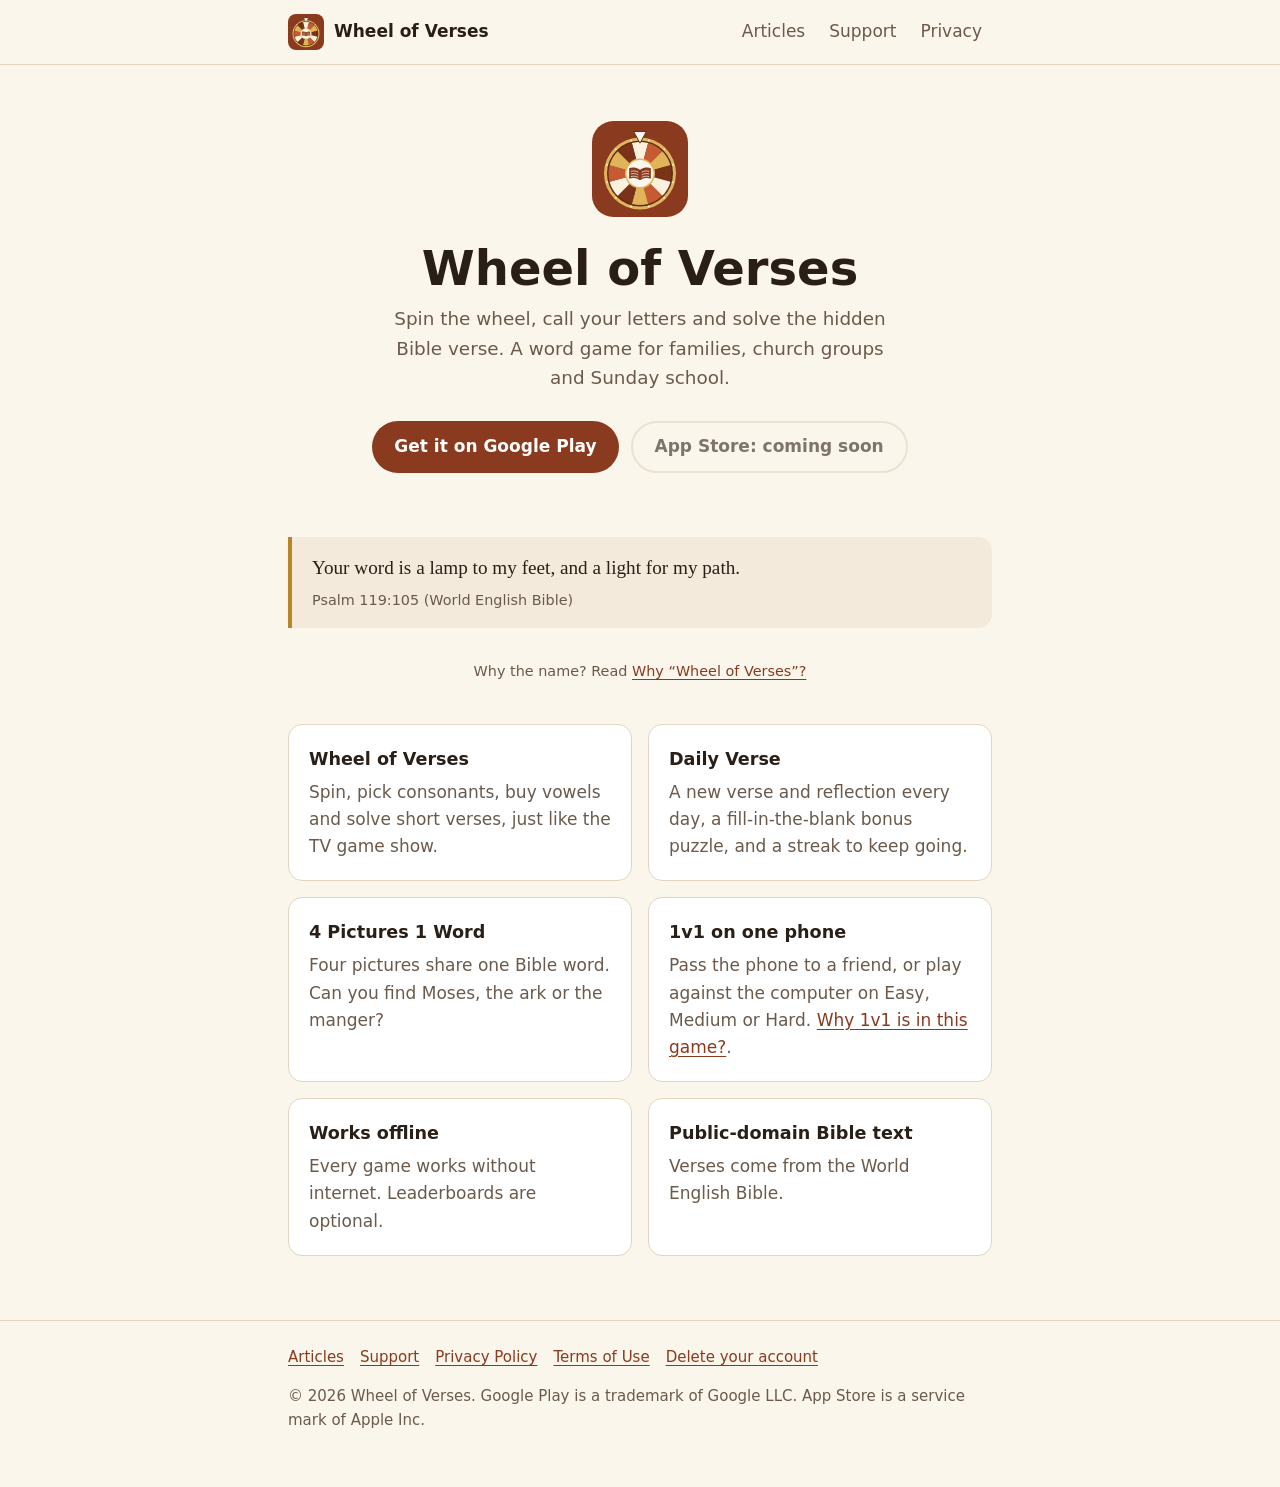
<file: index.html>
<!doctype html>
<html lang="en">
<head>
  <meta charset="utf-8">
  <meta name="viewport" content="width=device-width, initial-scale=1">
  <title>Wheel of Verses – a Bible word game for all ages</title>
  <meta name="description" content="Spin the wheel and solve hidden Bible verses. Daily verse, 4 Pictures 1 Word, and 1v1 matches on one phone. Works offline. For families, churches and Sunday school.">
  <link rel="icon" href="/assets/logo.svg" type="image/svg+xml">
  <link rel="apple-touch-icon" href="/assets/apple-touch-icon.png">
  <link rel="stylesheet" href="/assets/style.css">
  <meta property="og:title" content="Wheel of Verses">
  <meta property="og:description" content="A Bible word game for all ages. Spin, guess letters, and solve the verse.">
  <meta property="og:type" content="website">
</head>
<body>
  <header class="site-header">
    <div class="wrap">
      <a class="brand" href="/"><img src="/assets/logo.svg" alt="" width="36" height="36">Wheel of Verses</a>
      <nav class="nav" aria-label="Main">
        <a href="/articles/">Articles</a>
        <a href="/support/">Support</a>
        <a href="/privacy/">Privacy</a>
      </nav>
    </div>
  </header>

  <main class="wrap">
    <section class="hero">
      <img src="/assets/logo.svg" alt="" width="96" height="96">
      <h1>Wheel of Verses</h1>
      <p class="lead">Spin the wheel, call your letters and solve the hidden Bible verse. A word game for families, church groups and Sunday school.</p>
      <div class="stores">
        <!-- TODO: if you change the app ID before release, update ?id= below. -->
        <a class="btn" href="https://play.google.com/store/apps/details?id=com.wheelofverses.app">Get it on Google Play</a>
        <!-- TODO: replace with your App Store link when the iOS version is live, and remove aria-disabled. -->
        <a class="btn btn--ghost" href="#" aria-disabled="true">App Store: coming soon</a>
      </div>
    </section>

    <blockquote class="verse">
      Your word is a lamp to my feet, and a light for my path.
      <cite>Psalm 119:105 (World English Bible)</cite>
    </blockquote>

    <p class="note" style="text-align:center">Why the name? Read <a href="/articles/why-wheel-of-verses/">Why “Wheel of Verses”?</a></p>

    <ul class="features">
      <li>
        <h3>Wheel of Verses</h3>
        <p>Spin, pick consonants, buy vowels and solve short verses, just like the TV game show.</p>
      </li>
      <li>
        <h3>Daily Verse</h3>
        <p>A new verse and reflection every day, a fill-in-the-blank bonus puzzle, and a streak to keep going.</p>
      </li>
      <li>
        <h3>4 Pictures 1 Word</h3>
        <p>Four pictures share one Bible word. Can you find Moses, the ark or the manger?</p>
      </li>
      <li>
        <h3>1v1 on one phone</h3>
        <p>Pass the phone to a friend, or play against the computer on Easy, Medium or Hard. <a href="/articles/legacy-of-faith/">Why 1v1 is in this game?</a>.</p>
      </li>
      <li>
        <h3>Works offline</h3>
        <p>Every game works without internet. Leaderboards are optional.</p>
      </li>
      <li>
        <h3>Public-domain Bible text</h3>
        <p>Verses come from the World English Bible.</p>
      </li>
    </ul>
  </main>

  <footer class="site-footer">
    <div class="wrap">
      <nav aria-label="Footer">
        <a href="/articles/">Articles</a>
        <a href="/support/">Support</a>
        <a href="/privacy/">Privacy Policy</a>
        <a href="/terms/">Terms of Use</a>
        <a href="/delete-account/">Delete your account</a>
      </nav>
      <p>© 2026 Wheel of Verses. Google Play is a trademark of Google LLC. App Store is a service mark of Apple Inc.</p>
    </div>
  </footer>
</body>
</html>
</file>
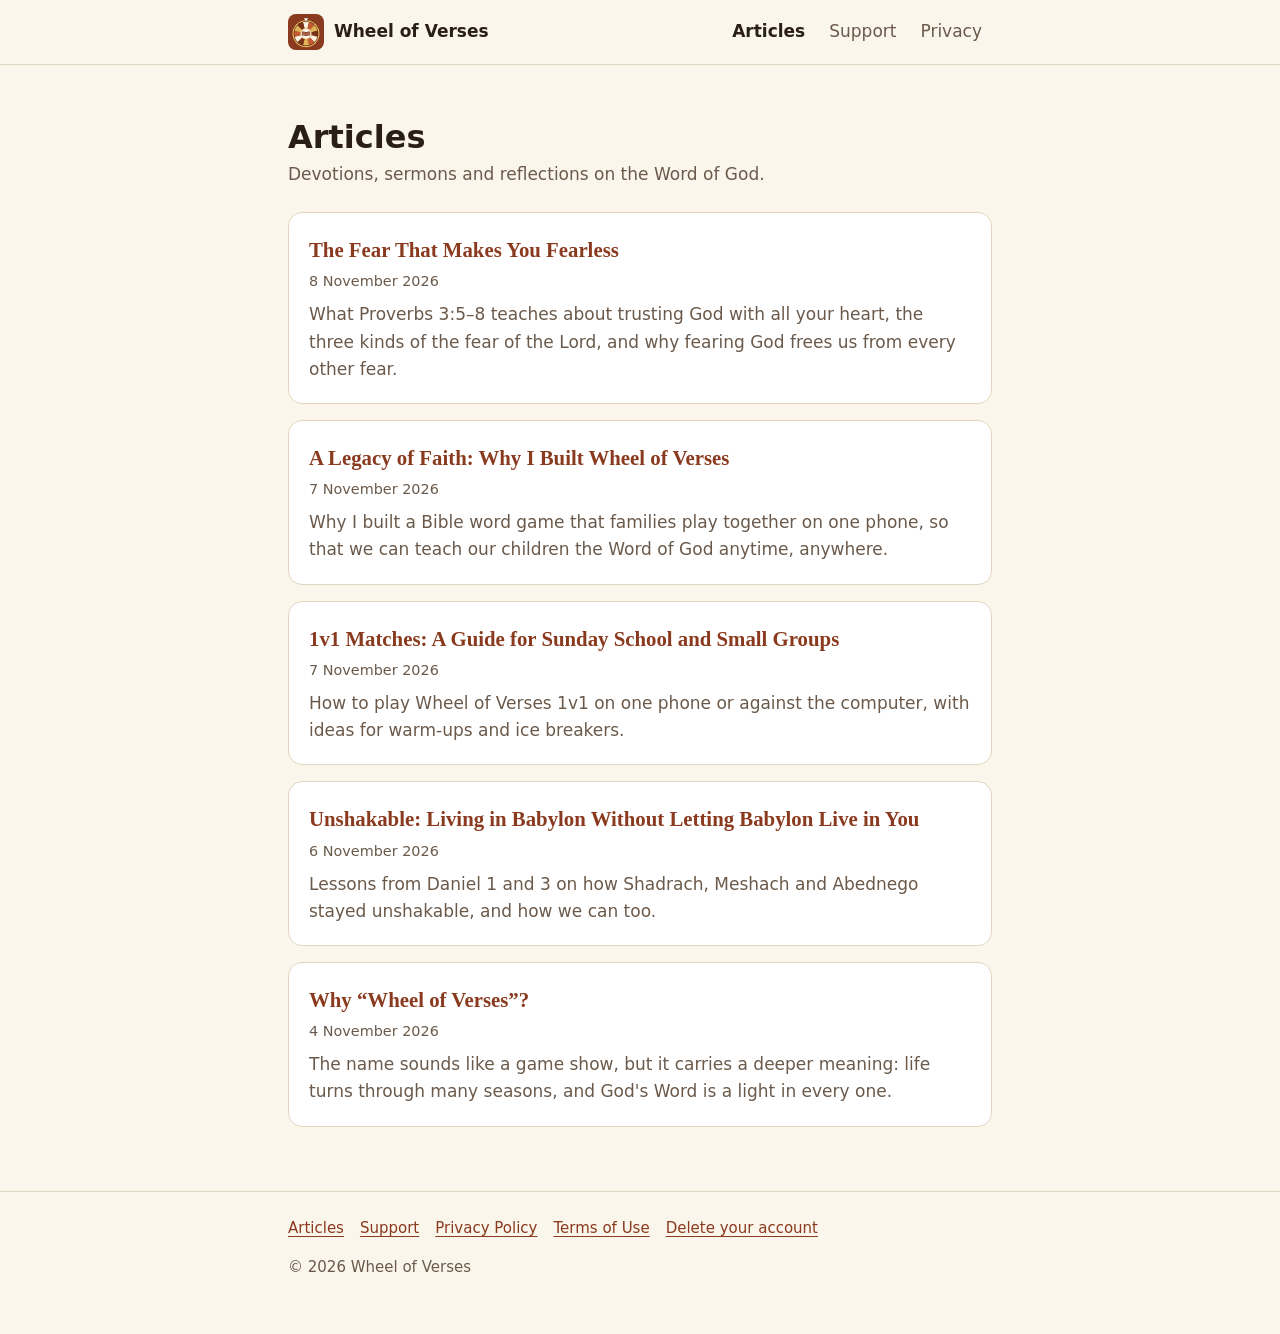
<file: articles/index.html>
<!doctype html>
<html lang="en">
<head>
  <meta charset="utf-8">
  <meta name="viewport" content="width=device-width, initial-scale=1">
  <title>Articles – Wheel of Verses</title>
  <meta name="description" content="Devotions, sermons and articles from Wheel of Verses.">
  <link rel="icon" href="/assets/logo.svg" type="image/svg+xml">
  <link rel="apple-touch-icon" href="/assets/apple-touch-icon.png">
  <link rel="stylesheet" href="/assets/style.css">
</head>
<body>
  <header class="site-header">
    <div class="wrap">
      <a class="brand" href="/"><img src="/assets/logo.svg" alt="" width="36" height="36">Wheel of Verses</a>
      <nav class="nav" aria-label="Main">
        <a href="/articles/" aria-current="page">Articles</a>
        <a href="/support/">Support</a>
        <a href="/privacy/">Privacy</a>
      </nav>
    </div>
  </header>

  <main class="wrap doc">
    <h1>Articles</h1>
    <p class="updated">Devotions, sermons and reflections on the Word of God.</p>

    <!-- Newest first. To add an article, copy one <li> block and change the link, title, date and summary. -->
    <ul class="post-list">
      <li>
        <a href="/articles/the-fear-that-makes-you-fearless/">
          <h2>The Fear That Makes You Fearless</h2>
          <p class="byline"><time datetime="2026-11-08">8 November 2026</time></p>
          <p>What Proverbs 3:5–8 teaches about trusting God with all your heart, the three kinds of the fear of the Lord, and why fearing God frees us from every other fear.</p>
        </a>
      </li>
      <li>
        <a href="/articles/legacy-of-faith/">
          <h2>A Legacy of Faith: Why I Built Wheel of Verses</h2>
          <p class="byline"><time datetime="2026-11-07">7 November 2026</time></p>
          <p>Why I built a Bible word game that families play together on one phone, so that we can teach our children the Word of God anytime, anywhere.</p>
        </a>
      </li>
      <li>
        <a href="/articles/1v1-sunday-school-guide/">
          <h2>1v1 Matches: A Guide for Sunday School and Small Groups</h2>
          <p class="byline"><time datetime="2026-11-07">7 November 2026</time></p>
          <p>How to play Wheel of Verses 1v1 on one phone or against the computer, with ideas for warm-ups and ice breakers.</p>
        </a>
      </li>
      <li>
        <a href="/articles/unshakable/">
          <h2>Unshakable: Living in Babylon Without Letting Babylon Live in You</h2>
          <p class="byline"><time datetime="2026-11-06">6 November 2026</time></p>
          <p>Lessons from Daniel 1 and 3 on how Shadrach, Meshach and Abednego stayed unshakable, and how we can too.</p>
        </a>
      </li>
      <li>
        <a href="/articles/why-wheel-of-verses/">
          <h2>Why “Wheel of Verses”?</h2>
          <p class="byline"><time datetime="2026-11-04">4 November 2026</time></p>
          <p>The name sounds like a game show, but it carries a deeper meaning: life turns through many seasons, and God's Word is a light in every one.</p>
        </a>
      </li>
    </ul>
  </main>

  <footer class="site-footer">
    <div class="wrap">
      <nav aria-label="Footer">
        <a href="/articles/">Articles</a>
        <a href="/support/">Support</a>
        <a href="/privacy/">Privacy Policy</a>
        <a href="/terms/">Terms of Use</a>
        <a href="/delete-account/">Delete your account</a>
      </nav>
      <p>© 2026 Wheel of Verses</p>
    </div>
  </footer>
</body>
</html>
</file>
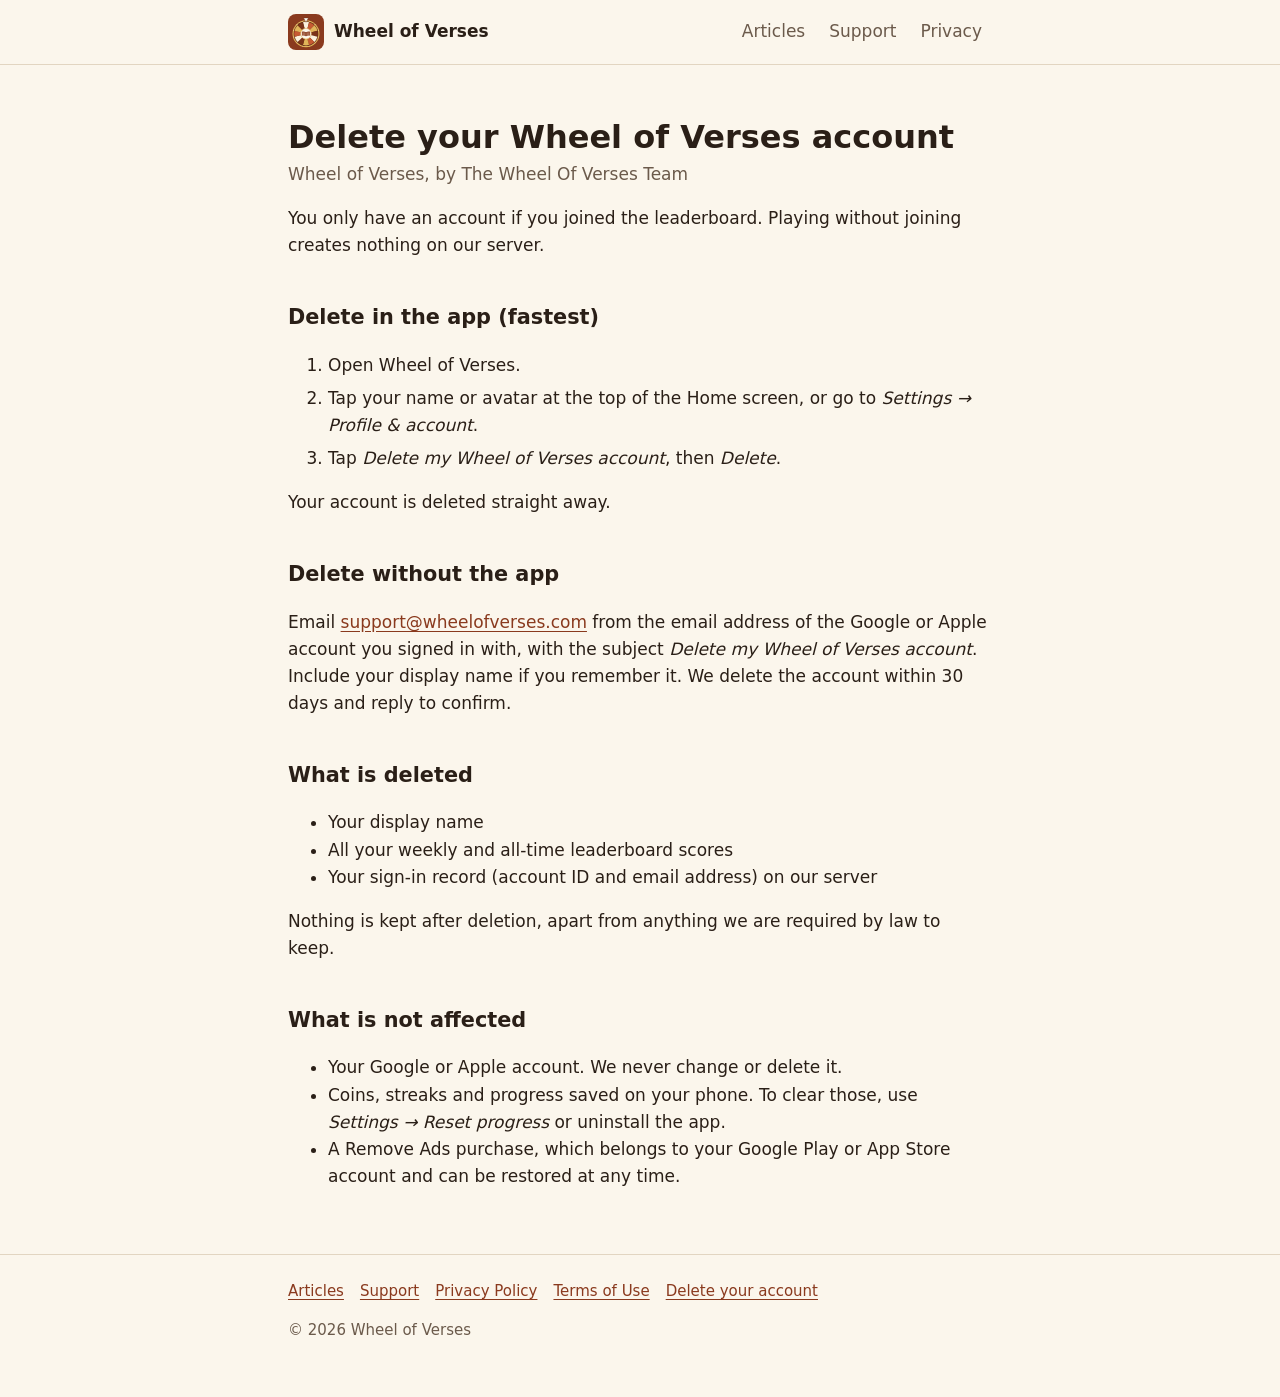
<file: delete-account/index.html>
<!doctype html>
<html lang="en">
<head>
  <meta charset="utf-8">
  <meta name="viewport" content="width=device-width, initial-scale=1">
  <title>Delete your account – Wheel of Verses</title>
  <meta name="description" content="How to delete your Wheel of Verses leaderboard account and data.">
  <link rel="icon" href="/assets/logo.svg" type="image/svg+xml">
  <link rel="apple-touch-icon" href="/assets/apple-touch-icon.png">
  <link rel="stylesheet" href="/assets/style.css">
</head>
<body>
  <header class="site-header">
    <div class="wrap">
      <a class="brand" href="/"><img src="/assets/logo.svg" alt="" width="36" height="36">Wheel of Verses</a>
      <nav class="nav" aria-label="Main">
        <a href="/articles/">Articles</a>
        <a href="/support/">Support</a>
        <a href="/privacy/">Privacy</a>
      </nav>
    </div>
  </header>

  <!-- This is the "Delete account URL" for Google Play Console → App content → Data safety. -->
  <main class="wrap doc">
    <h1>Delete your Wheel of Verses account</h1>
    <p class="updated">Wheel of Verses, by The Wheel Of Verses Team</p>

    <p>You only have an account if you joined the leaderboard. Playing without joining creates nothing on our server.</p>

    <h2>Delete in the app (fastest)</h2>
    <ol class="steps">
      <li>Open Wheel of Verses.</li>
      <li>Tap your name or avatar at the top of the Home screen, or go to <em>Settings → Profile &amp; account</em>.</li>
      <li>Tap <em>Delete my Wheel of Verses account</em>, then <em>Delete</em>.</li>
    </ol>
    <p>Your account is deleted straight away.</p>

    <h2>Delete without the app</h2>
    <p>Email <a href="mailto:support@wheelofverses.com?subject=Delete%20my%20Wheel%20of%20Verses%20account">support@wheelofverses.com</a> from the email address of the Google or Apple account you signed in with, with the subject <em>Delete my Wheel of Verses account</em>. Include your display name if you remember it. We delete the account within 30 days and reply to confirm.</p>

    <h2>What is deleted</h2>
    <ul>
      <li>Your display name</li>
      <li>All your weekly and all-time leaderboard scores</li>
      <li>Your sign-in record (account ID and email address) on our server</li>
    </ul>
    <p>Nothing is kept after deletion, apart from anything we are required by law to keep.</p>

    <h2>What is not affected</h2>
    <ul>
      <li>Your Google or Apple account. We never change or delete it.</li>
      <li>Coins, streaks and progress saved on your phone. To clear those, use <em>Settings → Reset progress</em> or uninstall the app.</li>
      <!-- TODO: remove if Remove Ads does not ship. -->
      <li>A Remove Ads purchase, which belongs to your Google Play or App Store account and can be restored at any time.</li>
    </ul>
  </main>

  <footer class="site-footer">
    <div class="wrap">
      <nav aria-label="Footer">
        <a href="/articles/">Articles</a>
        <a href="/support/">Support</a>
        <a href="/privacy/">Privacy Policy</a>
        <a href="/terms/">Terms of Use</a>
        <a href="/delete-account/">Delete your account</a>
      </nav>
      <p>© 2026 Wheel of Verses</p>
    </div>
  </footer>
</body>
</html>
</file>
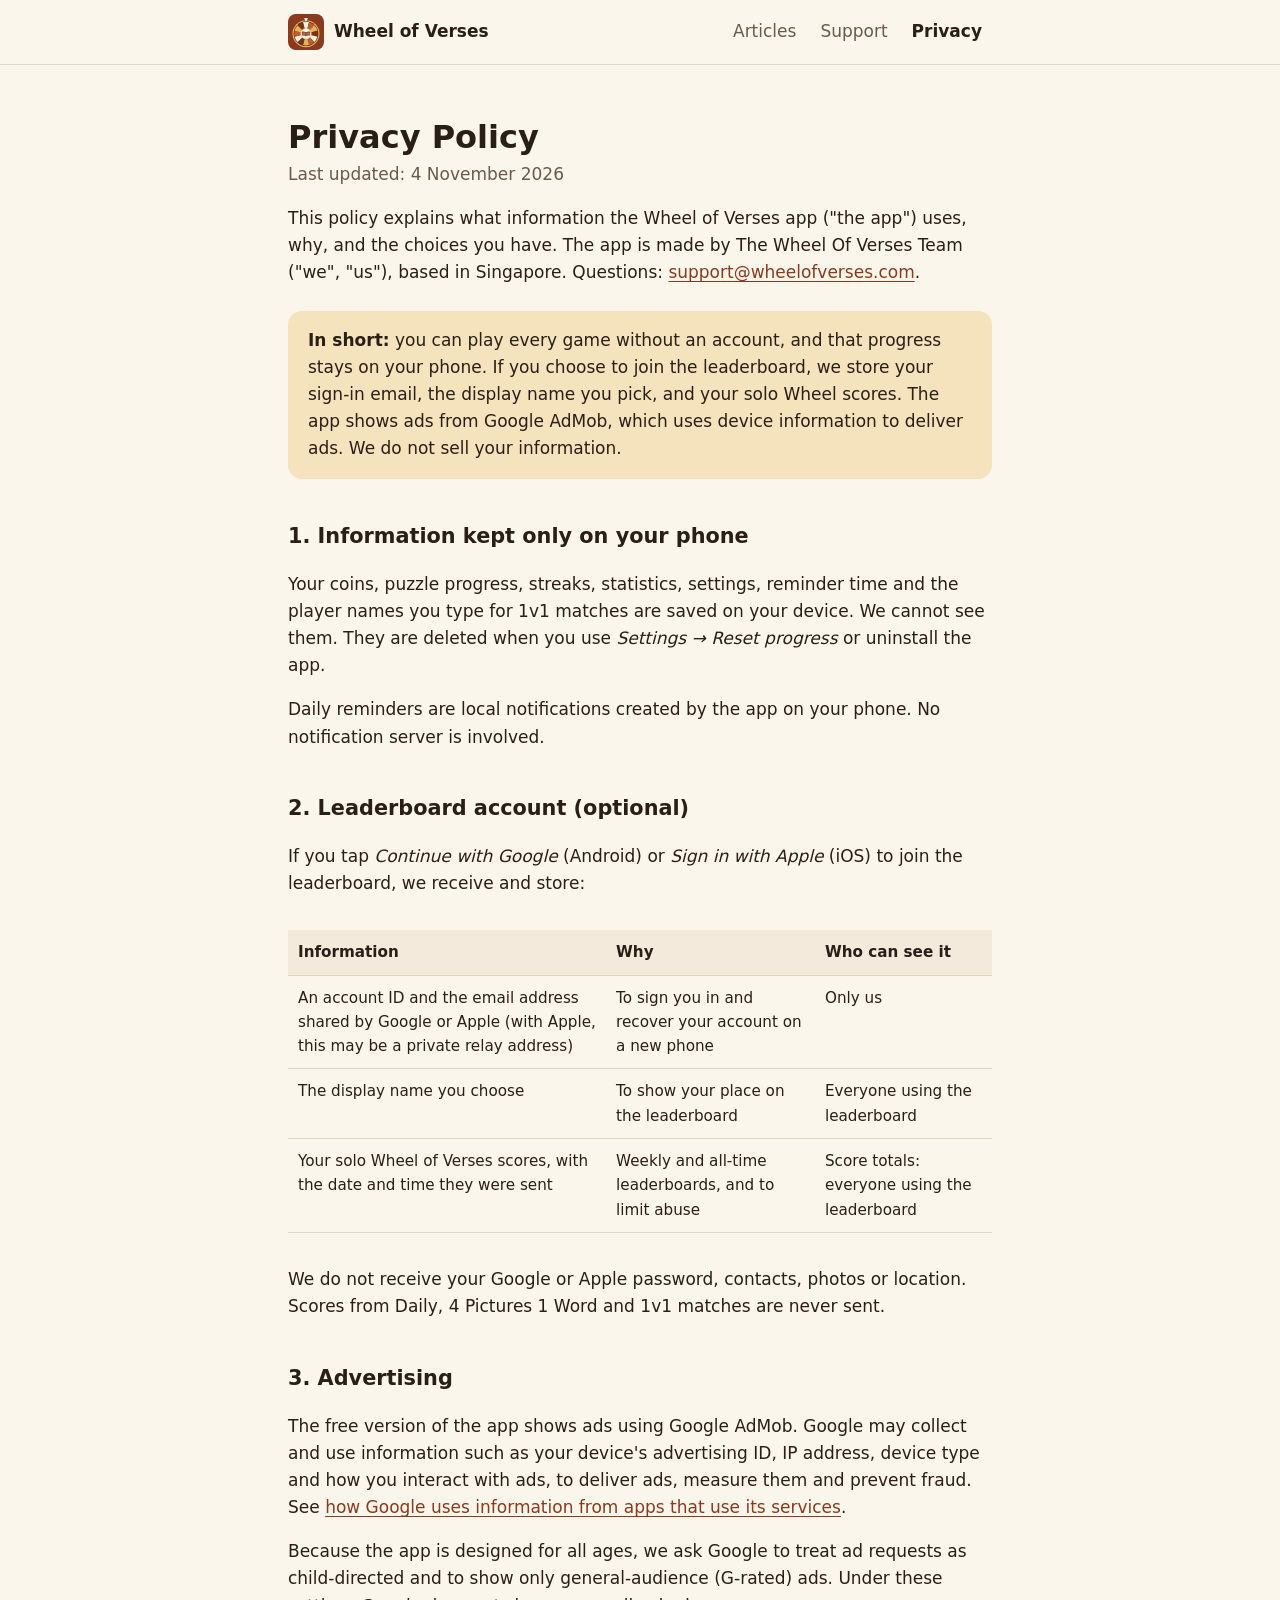
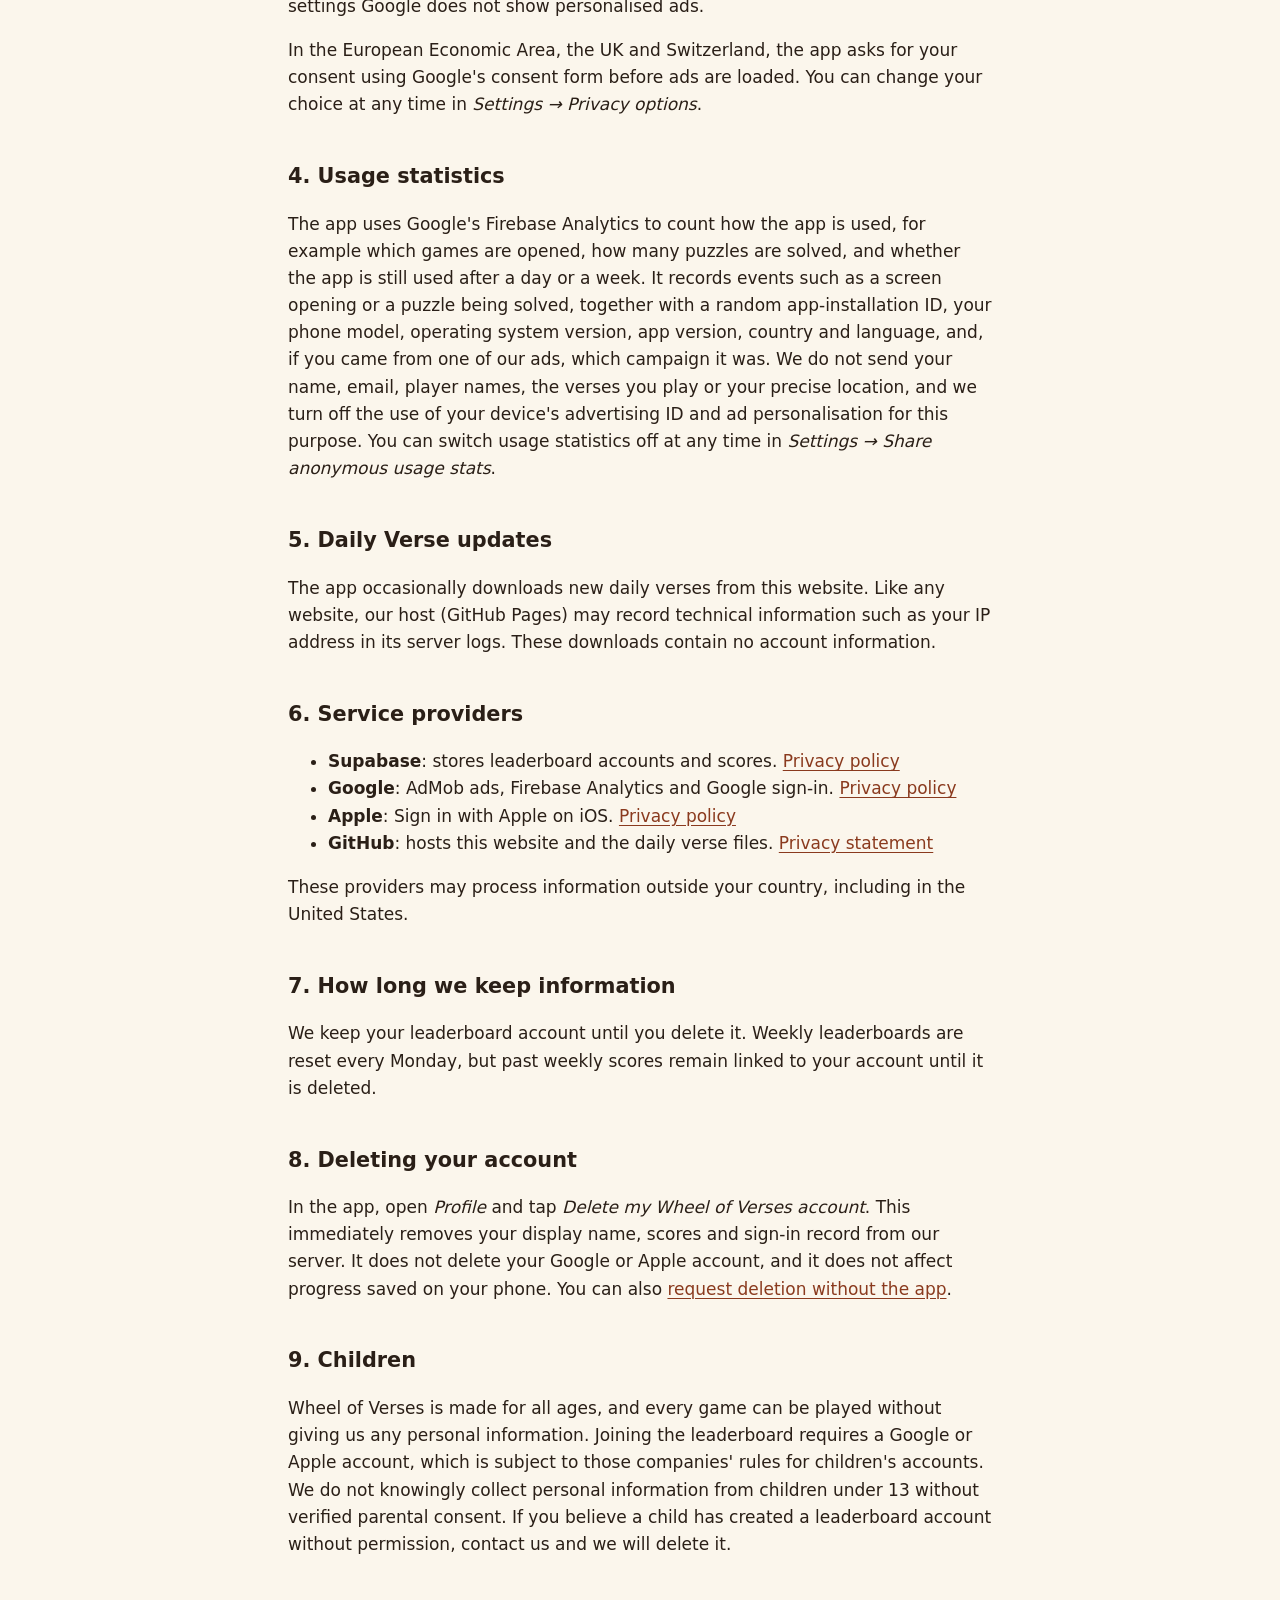
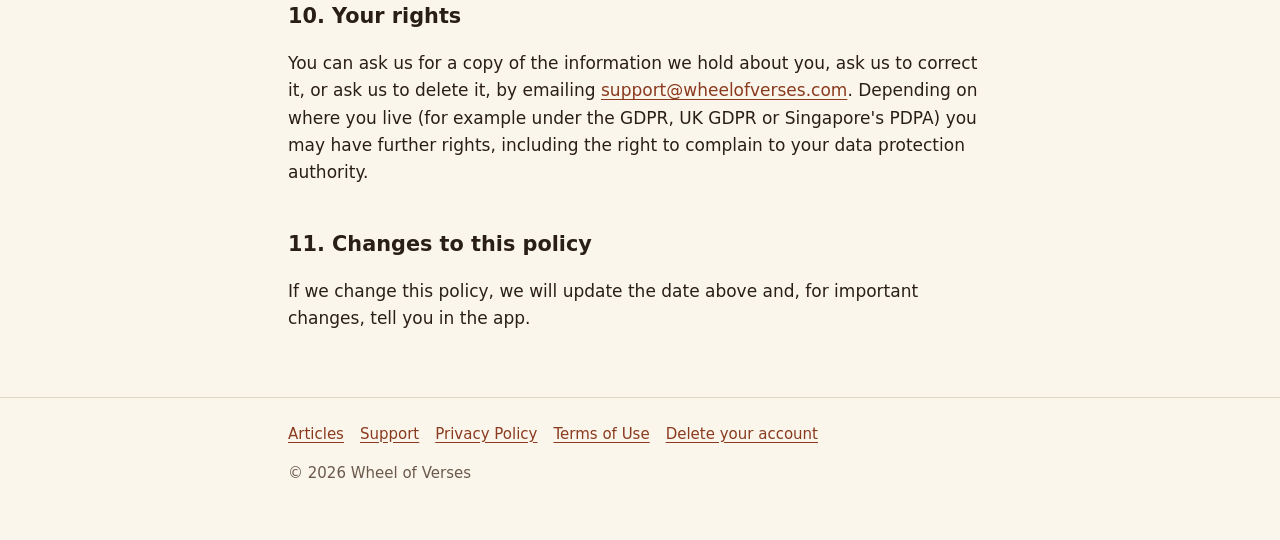
<file: privacy/index.html>
<!doctype html>
<html lang="en">
<head>
  <meta charset="utf-8">
  <meta name="viewport" content="width=device-width, initial-scale=1">
  <title>Privacy Policy – Wheel of Verses</title>
  <meta name="description" content="How the Wheel of Verses app handles your information.">
  <link rel="icon" href="/assets/logo.svg" type="image/svg+xml">
  <link rel="apple-touch-icon" href="/assets/apple-touch-icon.png">
  <link rel="stylesheet" href="/assets/style.css">
  <link rel="canonical" href="https://wheelofverses.com/privacy/">
  <meta property="og:title" content="Privacy Policy – Wheel of Verses">
  <meta property="og:description" content="How the Wheel of Verses app handles your information.">
  <meta property="og:type" content="website">
  <meta property="og:url" content="https://wheelofverses.com/privacy/">
  <meta property="og:site_name" content="Wheel of Verses">
  <meta property="og:image" content="https://wheelofverses.com/assets/logo-512.png">
  <meta name="twitter:card" content="summary">
</head>
<body>
  <header class="site-header">
    <div class="wrap">
      <a class="brand" href="/"><img src="/assets/logo.svg" alt="" width="36" height="36">Wheel of Verses</a>
      <nav class="nav" aria-label="Main">
        <a href="/articles/">Articles</a>
        <a href="/support/">Support</a>
        <a href="/privacy/" aria-current="page">Privacy</a>
      </nav>
    </div>
  </header>

  <!--
    DRAFT written from the app's code (v0.8.0). Review it yourself before publishing; this is not
    legal advice. Update it whenever the app starts collecting something new.
  -->
  <main class="wrap doc">
    <h1>Privacy Policy</h1>
    <p class="updated">Last updated: 4 November 2026</p>

    <p>This policy explains what information the Wheel of Verses app ("the app") uses, why, and the choices you have. The app is made by The Wheel Of Verses Team ("we", "us"), based in Singapore. Questions: <a href="mailto:support@wheelofverses.com">support@wheelofverses.com</a>.</p>

    <div class="callout">
      <strong>In short:</strong> you can play every game without an account, and that progress stays on your phone. If you choose to join the leaderboard, we store your sign-in email, the display name you pick, and your solo Wheel scores. The app shows ads from Google AdMob, which uses device information to deliver ads. We do not sell your information.
    </div>

    <h2>1. Information kept only on your phone</h2>
    <p>Your coins, puzzle progress, streaks, statistics, settings, reminder time and the player names you type for 1v1 matches are saved on your device. We cannot see them. They are deleted when you use <em>Settings → Reset progress</em> or uninstall the app.</p>
    <p>Daily reminders are local notifications created by the app on your phone. No notification server is involved.</p>

    <h2>2. Leaderboard account (optional)</h2>
    <p>If you tap <em>Continue with Google</em> (Android) or <em>Sign in with Apple</em> (iOS) to join the leaderboard, we receive and store:</p>
    <div class="table-scroll">
      <table>
        <thead><tr><th>Information</th><th>Why</th><th>Who can see it</th></tr></thead>
        <tbody>
          <tr><td>An account ID and the email address shared by Google or Apple (with Apple, this may be a private relay address)</td><td>To sign you in and recover your account on a new phone</td><td>Only us</td></tr>
          <tr><td>The display name you choose</td><td>To show your place on the leaderboard</td><td>Everyone using the leaderboard</td></tr>
          <tr><td>Your solo Wheel of Verses scores, with the date and time they were sent</td><td>Weekly and all-time leaderboards, and to limit abuse</td><td>Score totals: everyone using the leaderboard</td></tr>
        </tbody>
      </table>
    </div>
    <p>We do not receive your Google or Apple password, contacts, photos or location. Scores from Daily, 4 Pictures 1 Word and 1v1 matches are never sent.</p>

    <h2>3. Advertising</h2>
    <p>The free version of the app shows ads using Google AdMob. Google may collect and use information such as your device's advertising ID, IP address, device type and how you interact with ads, to deliver ads, measure them and prevent fraud. See <a href="https://policies.google.com/technologies/partner-sites">how Google uses information from apps that use its services</a>.</p>
    <p>Because the app is designed for all ages, we ask Google to treat ad requests as child-directed and to show only general-audience (G-rated) ads. Under these settings Google does not show personalised ads.</p>
    <p>In the European Economic Area, the UK and Switzerland, the app asks for your consent using Google's consent form before ads are loaded. You can change your choice at any time in <em>Settings → Privacy options</em>.</p>

    <h2>4. Usage statistics</h2>
    <p>The app uses Google's Firebase Analytics to count how the app is used, for example which games are opened, how many puzzles are solved, and whether the app is still used after a day or a week. It records events such as a screen opening or a puzzle being solved, together with a random app-installation ID, your phone model, operating system version, app version, country and language, and, if you came from one of our ads, which campaign it was. We do not send your name, email, player names, the verses you play or your precise location, and we turn off the use of your device's advertising ID and ad personalisation for this purpose. You can switch usage statistics off at any time in <em>Settings → Share anonymous usage stats</em>.</p>

    <h2>5. Daily Verse updates</h2>
    <p>The app occasionally downloads new daily verses from this website. Like any website, our host (GitHub Pages) may record technical information such as your IP address in its server logs. These downloads contain no account information.</p>

    <h2>6. Service providers</h2>
    <ul>
      <li><strong>Supabase</strong>: stores leaderboard accounts and scores. <a href="https://supabase.com/privacy">Privacy policy</a></li>
      <li><strong>Google</strong>: AdMob ads, Firebase Analytics and Google sign-in. <a href="https://policies.google.com/privacy">Privacy policy</a></li>
      <li><strong>Apple</strong>: Sign in with Apple on iOS. <a href="https://www.apple.com/legal/privacy/">Privacy policy</a></li>
      <li><strong>GitHub</strong>: hosts this website and the daily verse files. <a href="https://docs.github.com/site-policy/privacy-policies/github-general-privacy-statement">Privacy statement</a></li>
    </ul>
    <p>These providers may process information outside your country, including in the United States.</p>

    <h2>7. How long we keep information</h2>
    <p>We keep your leaderboard account until you delete it. Weekly leaderboards are reset every Monday, but past weekly scores remain linked to your account until it is deleted.</p>

    <h2>8. Deleting your account</h2>
    <p>In the app, open <em>Profile</em> and tap <em>Delete my Wheel of Verses account</em>. This immediately removes your display name, scores and sign-in record from our server. It does not delete your Google or Apple account, and it does not affect progress saved on your phone. You can also <a href="/delete-account/">request deletion without the app</a>.</p>

    <h2>9. Children</h2>
    <!-- TODO: review this section once you have decided the target audience in Play Console (see STORE checklist). -->
    <p>Wheel of Verses is made for all ages, and every game can be played without giving us any personal information. Joining the leaderboard requires a Google or Apple account, which is subject to those companies' rules for children's accounts. We do not knowingly collect personal information from children under 13 without verified parental consent. If you believe a child has created a leaderboard account without permission, contact us and we will delete it.</p>

    <h2>10. Your rights</h2>
    <p>You can ask us for a copy of the information we hold about you, ask us to correct it, or ask us to delete it, by emailing <a href="mailto:support@wheelofverses.com">support@wheelofverses.com</a>. Depending on where you live (for example under the GDPR, UK GDPR or Singapore's PDPA) you may have further rights, including the right to complain to your data protection authority.</p>

    <h2>11. Changes to this policy</h2>
    <p>If we change this policy, we will update the date above and, for important changes, tell you in the app.</p>
  </main>

  <footer class="site-footer">
    <div class="wrap">
      <nav aria-label="Footer">
        <a href="/articles/">Articles</a>
        <a href="/support/">Support</a>
        <a href="/privacy/">Privacy Policy</a>
        <a href="/terms/">Terms of Use</a>
        <a href="/delete-account/">Delete your account</a>
      </nav>
      <p>© 2026 Wheel of Verses</p>
    </div>
  </footer>
</body>
</html>
</file>
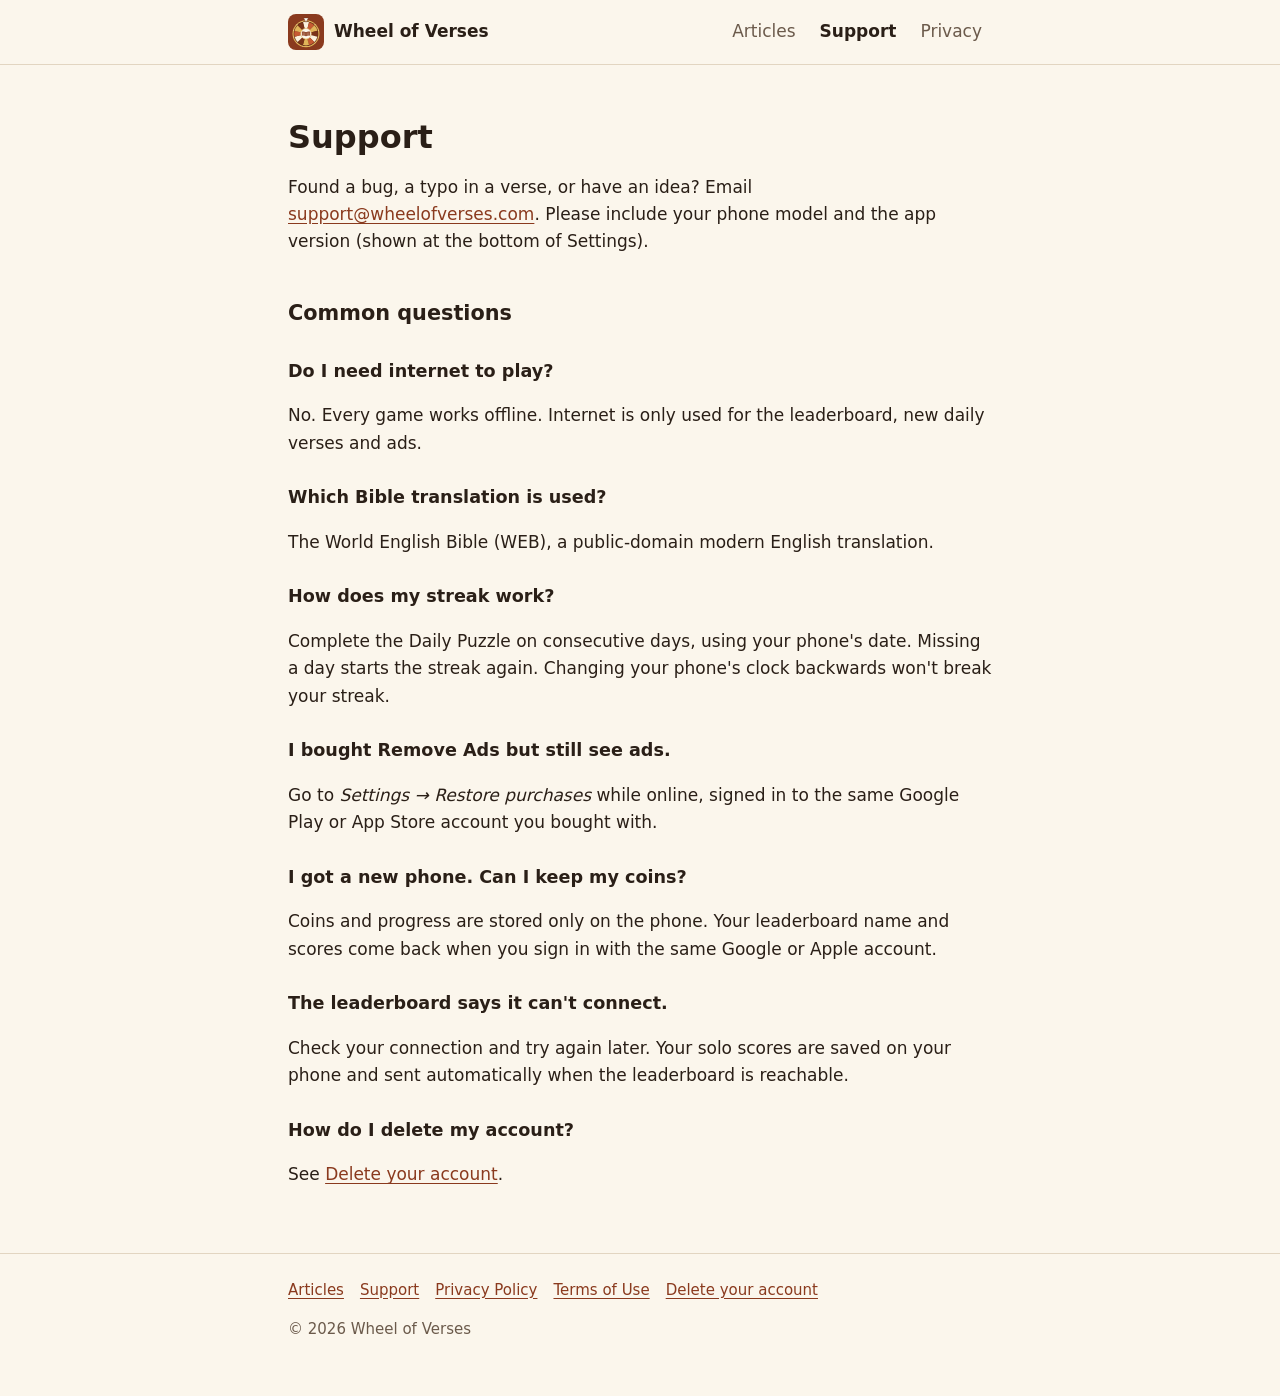
<file: support/index.html>
<!doctype html>
<html lang="en">
<head>
  <meta charset="utf-8">
  <meta name="viewport" content="width=device-width, initial-scale=1">
  <title>Support – Wheel of Verses</title>
  <meta name="description" content="Help and contact for the Wheel of Verses app.">
  <link rel="icon" href="/assets/logo.svg" type="image/svg+xml">
  <link rel="apple-touch-icon" href="/assets/apple-touch-icon.png">
  <link rel="stylesheet" href="/assets/style.css">
</head>
<body>
  <header class="site-header">
    <div class="wrap">
      <a class="brand" href="/"><img src="/assets/logo.svg" alt="" width="36" height="36">Wheel of Verses</a>
      <nav class="nav" aria-label="Main">
        <a href="/articles/">Articles</a>
        <a href="/support/" aria-current="page">Support</a>
        <a href="/privacy/">Privacy</a>
      </nav>
    </div>
  </header>

  <main class="wrap doc">
    <h1>Support</h1>
    <p>Found a bug, a typo in a verse, or have an idea? Email <a href="mailto:support@wheelofverses.com?subject=Wheel%20of%20Verses">support@wheelofverses.com</a>. Please include your phone model and the app version (shown at the bottom of Settings).</p>

    <h2>Common questions</h2>

    <h3>Do I need internet to play?</h3>
    <p>No. Every game works offline. Internet is only used for the leaderboard, new daily verses and ads.</p>

    <h3>Which Bible translation is used?</h3>
    <p>The World English Bible (WEB), a public-domain modern English translation.</p>

    <h3>How does my streak work?</h3>
    <p>Complete the Daily Puzzle on consecutive days, using your phone's date. Missing a day starts the streak again. Changing your phone's clock backwards won't break your streak.</p>

    <!-- TODO: remove this question if Remove Ads does not ship. -->
    <h3>I bought Remove Ads but still see ads.</h3>
    <p>Go to <em>Settings → Restore purchases</em> while online, signed in to the same Google Play or App Store account you bought with.</p>

    <h3>I got a new phone. Can I keep my coins?</h3>
    <p>Coins and progress are stored only on the phone. Your leaderboard name and scores come back when you sign in with the same Google or Apple account.</p>

    <h3>The leaderboard says it can't connect.</h3>
    <p>Check your connection and try again later. Your solo scores are saved on your phone and sent automatically when the leaderboard is reachable.</p>

    <h3>How do I delete my account?</h3>
    <p>See <a href="/delete-account/">Delete your account</a>.</p>
  </main>

  <footer class="site-footer">
    <div class="wrap">
      <nav aria-label="Footer">
        <a href="/articles/">Articles</a>
        <a href="/support/">Support</a>
        <a href="/privacy/">Privacy Policy</a>
        <a href="/terms/">Terms of Use</a>
        <a href="/delete-account/">Delete your account</a>
      </nav>
      <p>© 2026 Wheel of Verses</p>
    </div>
  </footer>
</body>
</html>
</file>
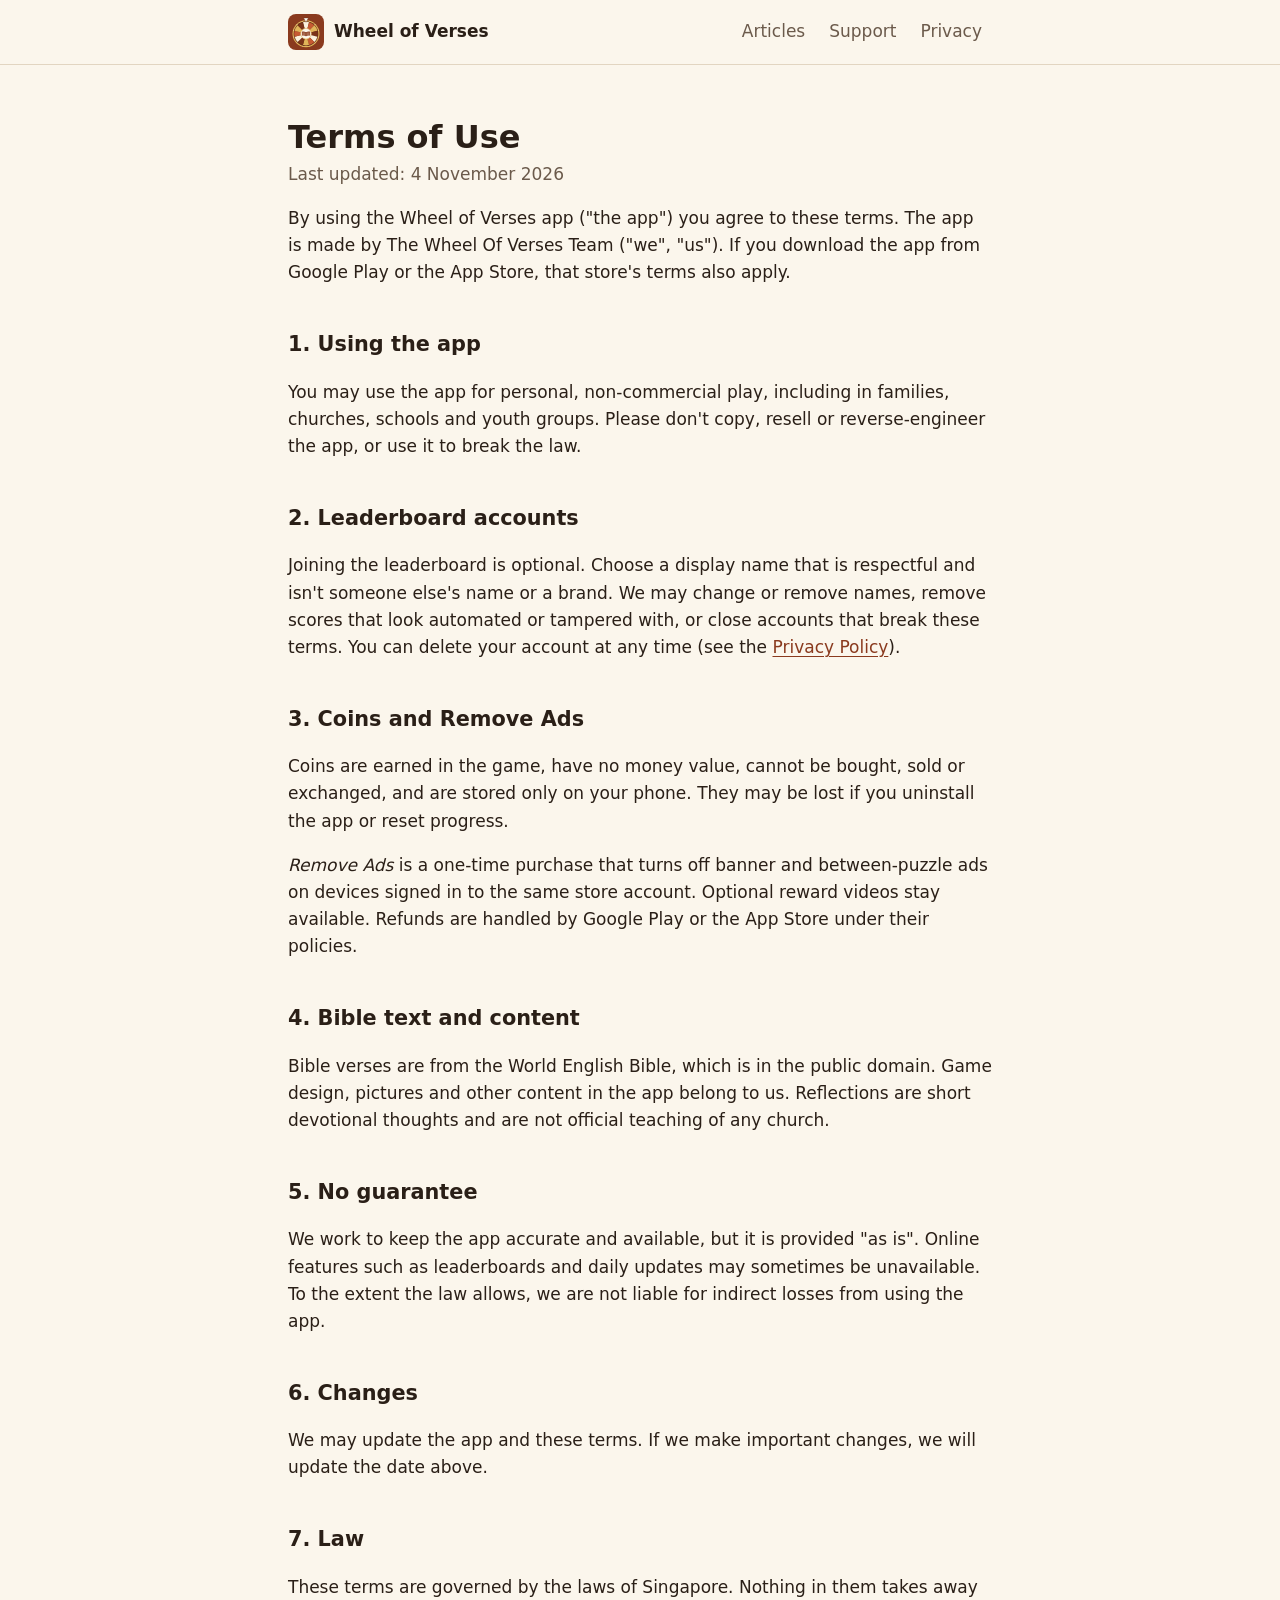
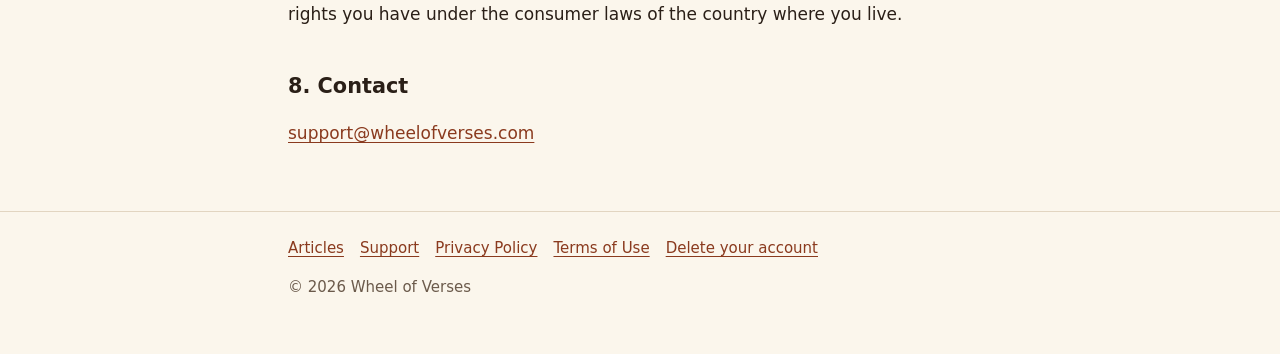
<file: terms/index.html>
<!doctype html>
<html lang="en">
<head>
  <meta charset="utf-8">
  <meta name="viewport" content="width=device-width, initial-scale=1">
  <title>Terms of Use – Wheel of Verses</title>
  <link rel="icon" href="/assets/logo.svg" type="image/svg+xml">
  <link rel="apple-touch-icon" href="/assets/apple-touch-icon.png">
  <link rel="stylesheet" href="/assets/style.css">
</head>
<body>
  <header class="site-header">
    <div class="wrap">
      <a class="brand" href="/"><img src="/assets/logo.svg" alt="" width="36" height="36">Wheel of Verses</a>
      <nav class="nav" aria-label="Main">
        <a href="/articles/">Articles</a>
        <a href="/support/">Support</a>
        <a href="/privacy/">Privacy</a>
      </nav>
    </div>
  </header>

  <!-- DRAFT. Review before publishing; this is not legal advice. -->
  <main class="wrap doc">
    <h1>Terms of Use</h1>
    <p class="updated">Last updated: 4 November 2026</p>

    <p>By using the Wheel of Verses app ("the app") you agree to these terms. The app is made by The Wheel Of Verses Team ("we", "us"). If you download the app from Google Play or the App Store, that store's terms also apply.</p>

    <h2>1. Using the app</h2>
    <p>You may use the app for personal, non-commercial play, including in families, churches, schools and youth groups. Please don't copy, resell or reverse-engineer the app, or use it to break the law.</p>

    <h2>2. Leaderboard accounts</h2>
    <p>Joining the leaderboard is optional. Choose a display name that is respectful and isn't someone else's name or a brand. We may change or remove names, remove scores that look automated or tampered with, or close accounts that break these terms. You can delete your account at any time (see the <a href="/privacy/">Privacy Policy</a>).</p>

    <h2>3. Coins and Remove Ads</h2>
    <p>Coins are earned in the game, have no money value, cannot be bought, sold or exchanged, and are stored only on your phone. They may be lost if you uninstall the app or reset progress.</p>
    <!-- TODO: keep only if the Remove Ads purchase ships. -->
    <p><em>Remove Ads</em> is a one-time purchase that turns off banner and between-puzzle ads on devices signed in to the same store account. Optional reward videos stay available. Refunds are handled by Google Play or the App Store under their policies.</p>

    <h2>4. Bible text and content</h2>
    <p>Bible verses are from the World English Bible, which is in the public domain. Game design, pictures and other content in the app belong to us. Reflections are short devotional thoughts and are not official teaching of any church.</p>

    <h2>5. No guarantee</h2>
    <p>We work to keep the app accurate and available, but it is provided "as is". Online features such as leaderboards and daily updates may sometimes be unavailable. To the extent the law allows, we are not liable for indirect losses from using the app.</p>

    <h2>6. Changes</h2>
    <p>We may update the app and these terms. If we make important changes, we will update the date above.</p>

    <h2>7. Law</h2>
    <!-- TODO: confirm this is right for you. -->
    <p>These terms are governed by the laws of Singapore. Nothing in them takes away rights you have under the consumer laws of the country where you live.</p>

    <h2>8. Contact</h2>
    <p><a href="mailto:support@wheelofverses.com">support@wheelofverses.com</a></p>
  </main>

  <footer class="site-footer">
    <div class="wrap">
      <nav aria-label="Footer">
        <a href="/articles/">Articles</a>
        <a href="/support/">Support</a>
        <a href="/privacy/">Privacy Policy</a>
        <a href="/terms/">Terms of Use</a>
        <a href="/delete-account/">Delete your account</a>
      </nav>
      <p>© 2026 Wheel of Verses</p>
    </div>
  </footer>
</body>
</html>
</file>
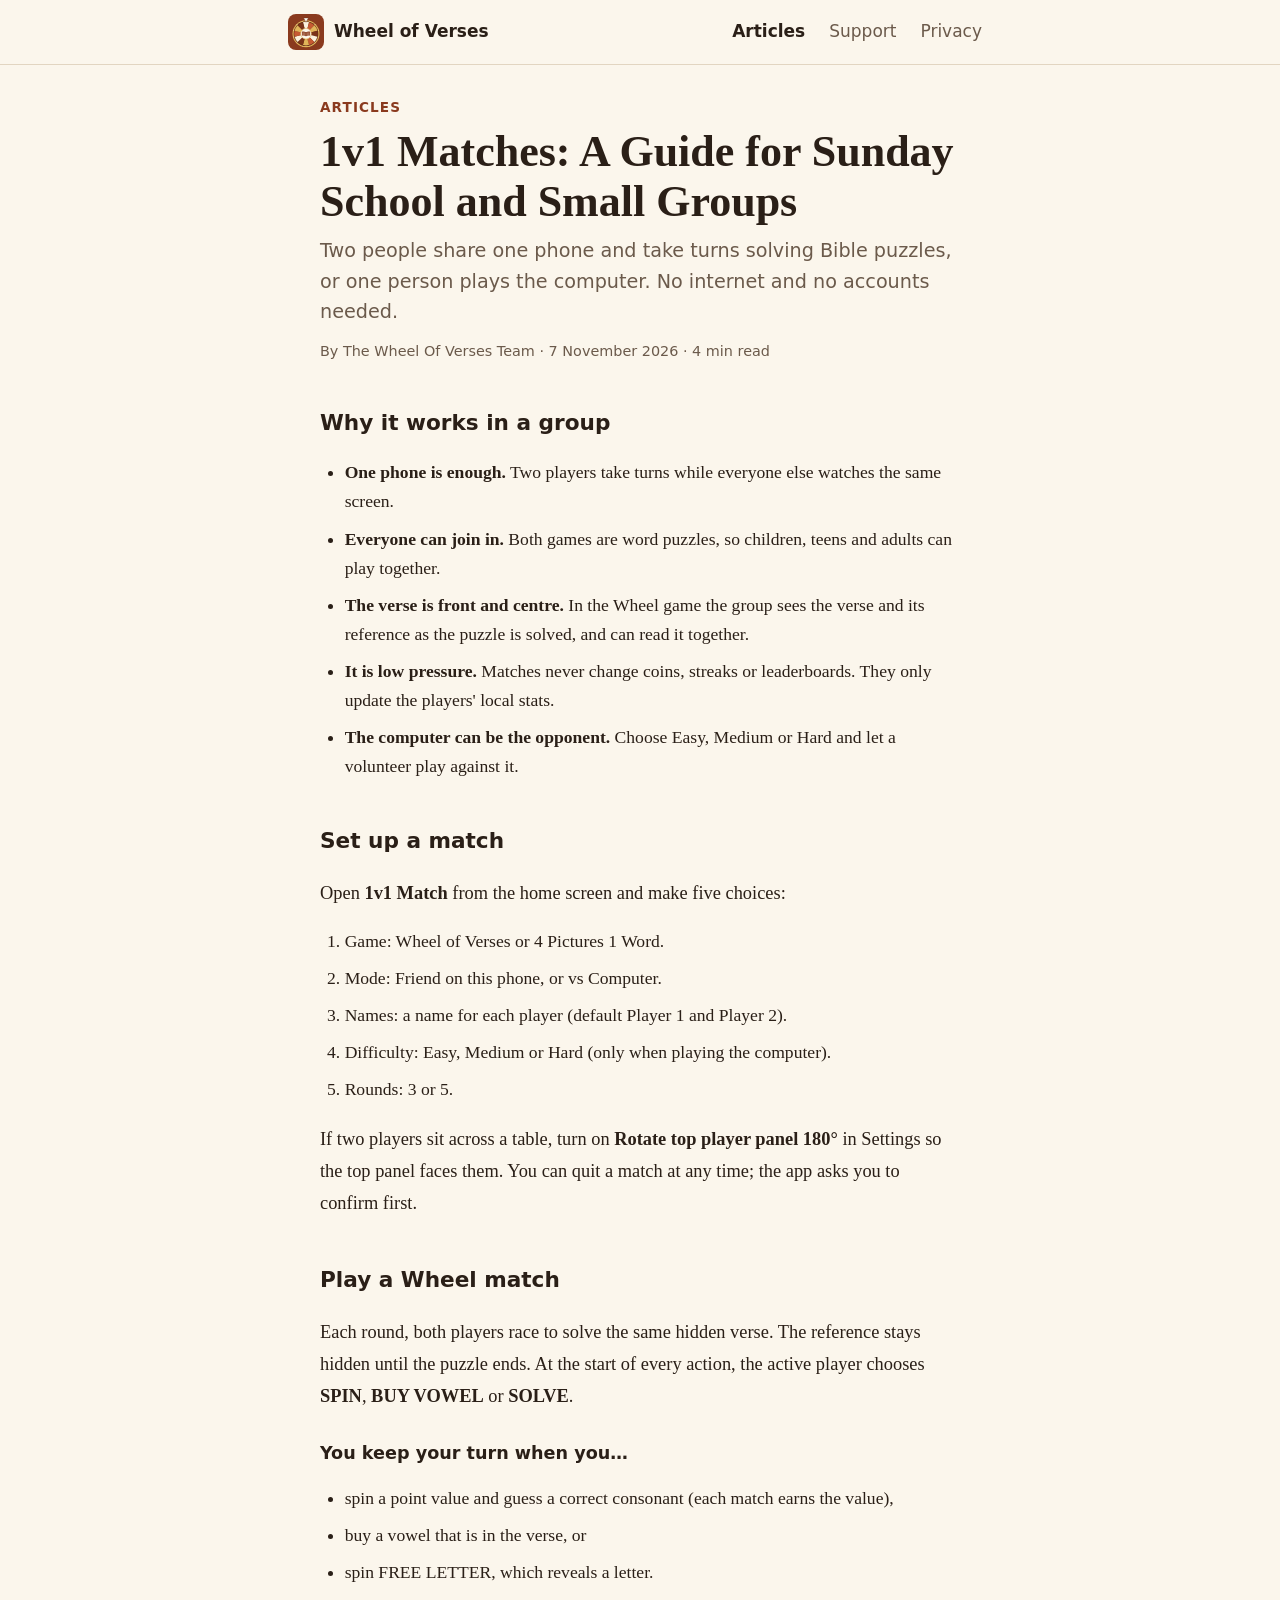
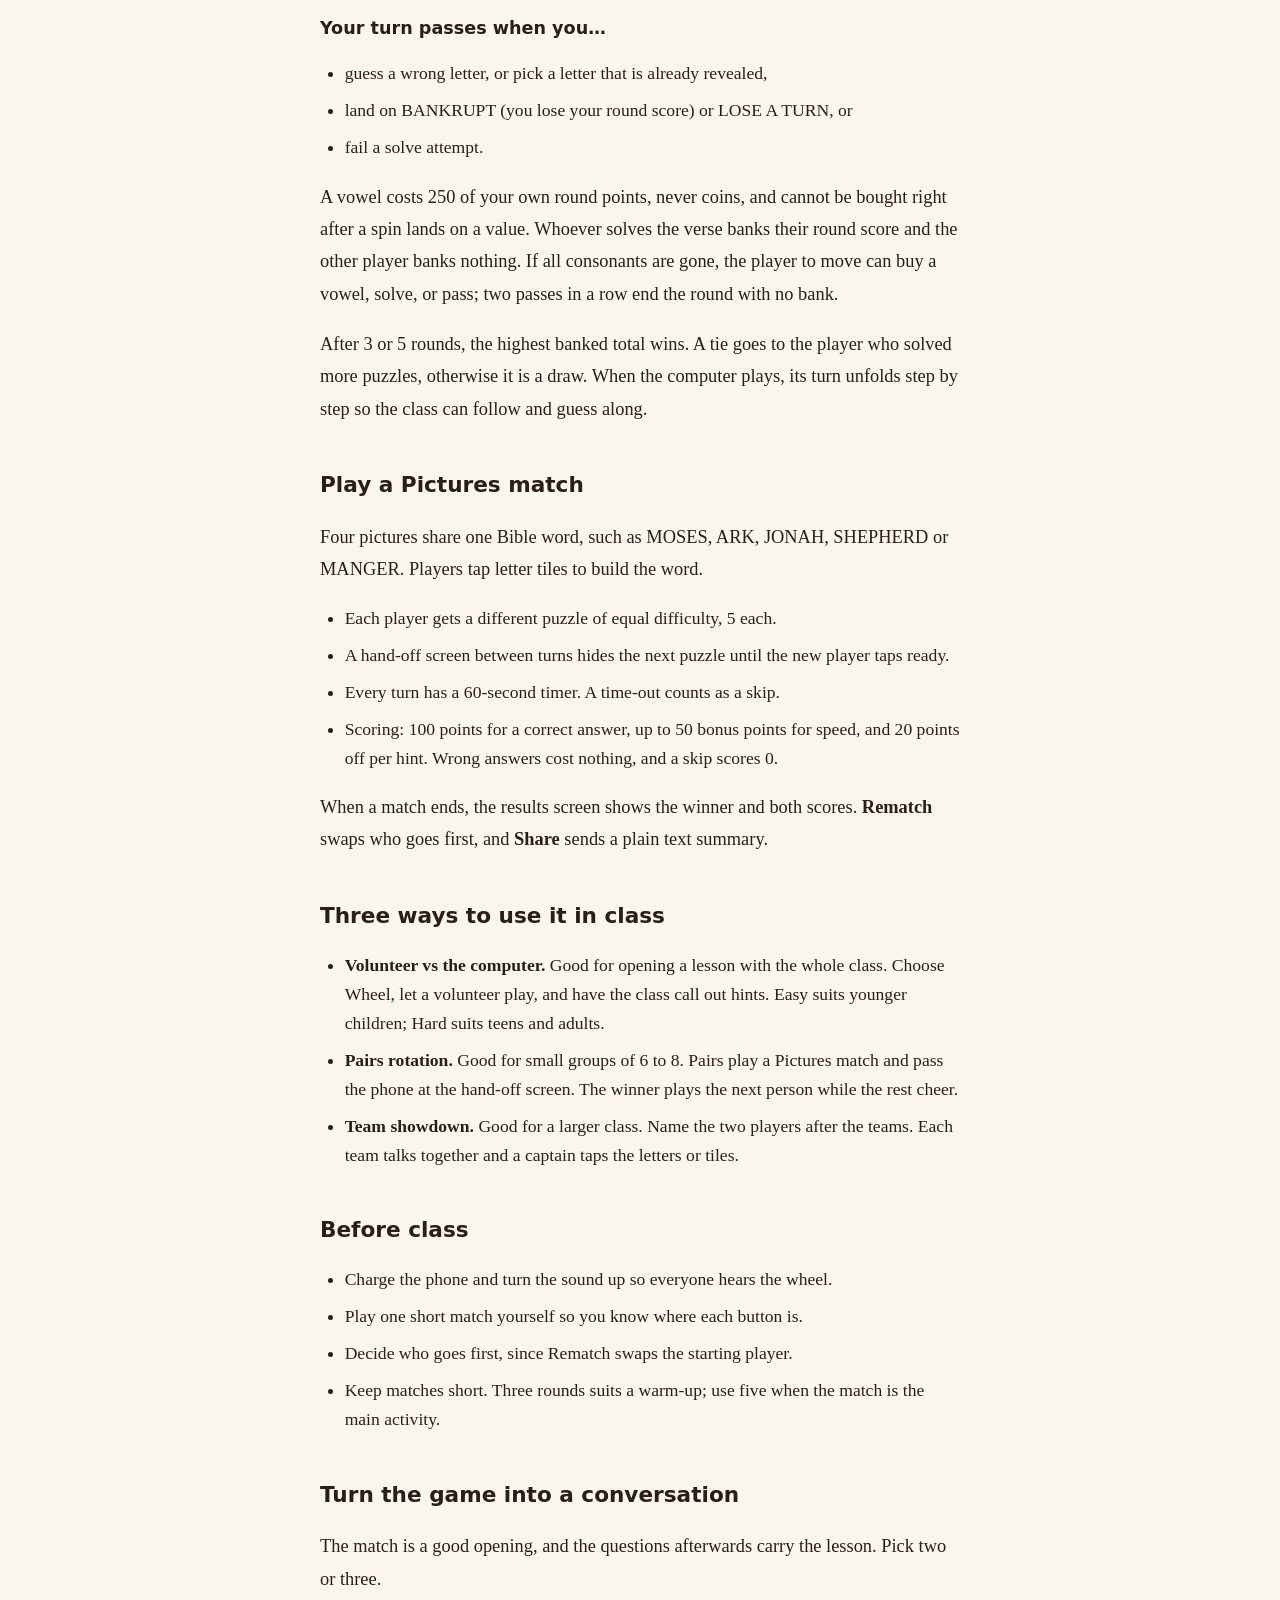
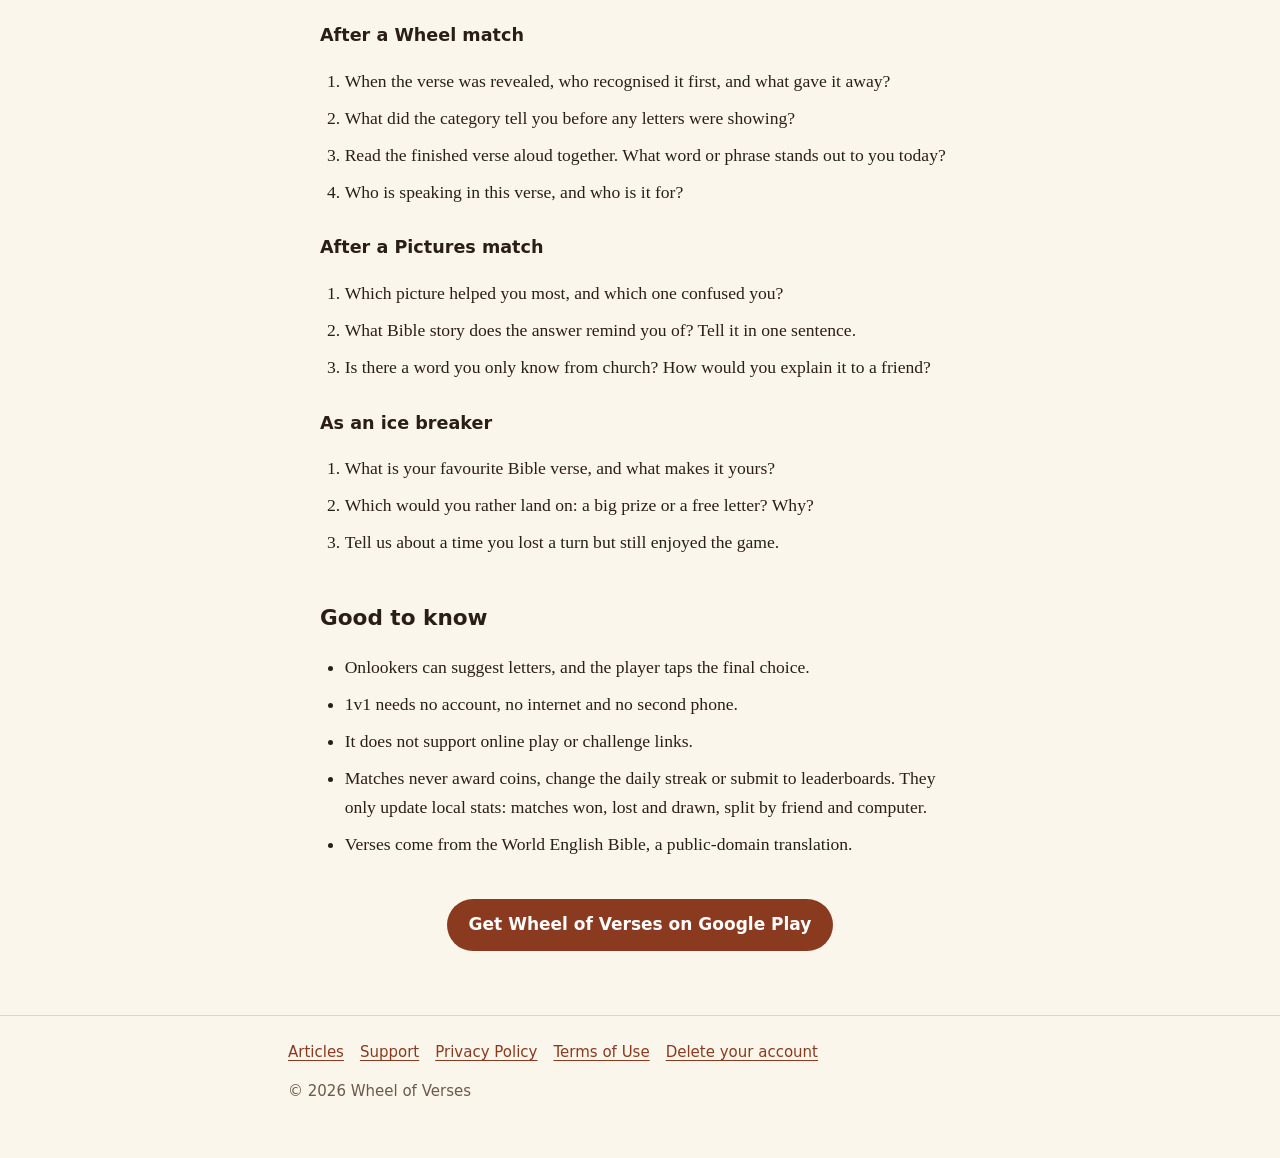
<file: articles/1v1-sunday-school-guide/index.html>
<!doctype html>
<html lang="en">
<head>
  <meta charset="utf-8">
  <meta name="viewport" content="width=device-width, initial-scale=1">
  <title>1v1 Matches: A Guide for Sunday School and Small Groups – Wheel of Verses</title>
  <meta name="description" content="How to play Wheel of Verses 1v1 on one phone, or against the computer, and how to use it as a warm-up or ice breaker in Sunday school and small groups.">
  <link rel="icon" href="/assets/logo.svg" type="image/svg+xml">
  <link rel="apple-touch-icon" href="/assets/apple-touch-icon.png">
  <link rel="stylesheet" href="/assets/style.css">
  <meta property="og:type" content="article">
  <meta property="og:title" content="1v1 Matches: A Guide for Sunday School and Small Groups">
  <meta property="og:description" content="How to play Wheel of Verses 1v1 on one phone, or against the computer, and how to use it as a warm-up or ice breaker in Sunday school and small groups.">
  <meta property="article:published_time" content="2026-11-07">
</head>
<body>
  <header class="site-header">
    <div class="wrap">
      <a class="brand" href="/"><img src="/assets/logo.svg" alt="" width="36" height="36">Wheel of Verses</a>
      <nav class="nav" aria-label="Main">
        <a href="/articles/" aria-current="page">Articles</a>
        <a href="/support/">Support</a>
        <a href="/privacy/">Privacy</a>
      </nav>
    </div>
  </header>

  <main class="wrap">
    <article class="article">
      <header class="article-head">
        <p class="kicker"><a href="/articles/">Articles</a></p>
        <h1>1v1 Matches: A Guide for Sunday School and Small Groups</h1>
        <p class="standfirst">Two people share one phone and take turns solving Bible puzzles, or one person plays the computer. No internet and no accounts needed.</p>
        <p class="byline">By The Wheel Of Verses Team · <time datetime="2026-11-07">7 November 2026</time> · 4 min read</p>
      </header>

      <h2>Why it works in a group</h2>
      <ul>
        <li><strong>One phone is enough.</strong> Two players take turns while everyone else watches the same screen.</li>
        <li><strong>Everyone can join in.</strong> Both games are word puzzles, so children, teens and adults can play together.</li>
        <li><strong>The verse is front and centre.</strong> In the Wheel game the group sees the verse and its reference as the puzzle is solved, and can read it together.</li>
        <li><strong>It is low pressure.</strong> Matches never change coins, streaks or leaderboards. They only update the players' local stats.</li>
        <li><strong>The computer can be the opponent.</strong> Choose Easy, Medium or Hard and let a volunteer play against it.</li>
      </ul>

      <h2>Set up a match</h2>
      <p>Open <strong>1v1 Match</strong> from the home screen and make five choices:</p>
      <ol>
        <li>Game: Wheel of Verses or 4 Pictures 1 Word.</li>
        <li>Mode: Friend on this phone, or vs Computer.</li>
        <li>Names: a name for each player (default Player 1 and Player 2).</li>
        <li>Difficulty: Easy, Medium or Hard (only when playing the computer).</li>
        <li>Rounds: 3 or 5.</li>
      </ol>
      <p>If two players sit across a table, turn on <strong>Rotate top player panel 180°</strong> in Settings so the top panel faces them. You can quit a match at any time; the app asks you to confirm first.</p>

      <h2>Play a Wheel match</h2>
      <p>Each round, both players race to solve the same hidden verse. The reference stays hidden until the puzzle ends. At the start of every action, the active player chooses <strong>SPIN</strong>, <strong>BUY VOWEL</strong> or <strong>SOLVE</strong>.</p>
      <h3>You keep your turn when you…</h3>
      <ul>
        <li>spin a point value and guess a correct consonant (each match earns the value),</li>
        <li>buy a vowel that is in the verse, or</li>
        <li>spin FREE LETTER, which reveals a letter.</li>
      </ul>
      <h3>Your turn passes when you…</h3>
      <ul>
        <li>guess a wrong letter, or pick a letter that is already revealed,</li>
        <li>land on BANKRUPT (you lose your round score) or LOSE A TURN, or</li>
        <li>fail a solve attempt.</li>
      </ul>
      <p>A vowel costs 250 of your own round points, never coins, and cannot be bought right after a spin lands on a value. Whoever solves the verse banks their round score and the other player banks nothing. If all consonants are gone, the player to move can buy a vowel, solve, or pass; two passes in a row end the round with no bank.</p>
      <p>After 3 or 5 rounds, the highest banked total wins. A tie goes to the player who solved more puzzles, otherwise it is a draw. When the computer plays, its turn unfolds step by step so the class can follow and guess along.</p>

      <h2>Play a Pictures match</h2>
      <p>Four pictures share one Bible word, such as MOSES, ARK, JONAH, SHEPHERD or MANGER. Players tap letter tiles to build the word.</p>
      <ul>
        <li>Each player gets a different puzzle of equal difficulty, 5 each.</li>
        <li>A hand-off screen between turns hides the next puzzle until the new player taps ready.</li>
        <li>Every turn has a 60-second timer. A time-out counts as a skip.</li>
        <li>Scoring: 100 points for a correct answer, up to 50 bonus points for speed, and 20 points off per hint. Wrong answers cost nothing, and a skip scores 0.</li>
      </ul>
      <p>When a match ends, the results screen shows the winner and both scores. <strong>Rematch</strong> swaps who goes first, and <strong>Share</strong> sends a plain text summary.</p>

      <h2>Three ways to use it in class</h2>
      <ul>
        <li><strong>Volunteer vs the computer.</strong> Good for opening a lesson with the whole class. Choose Wheel, let a volunteer play, and have the class call out hints. Easy suits younger children; Hard suits teens and adults.</li>
        <li><strong>Pairs rotation.</strong> Good for small groups of 6 to 8. Pairs play a Pictures match and pass the phone at the hand-off screen. The winner plays the next person while the rest cheer.</li>
        <li><strong>Team showdown.</strong> Good for a larger class. Name the two players after the teams. Each team talks together and a captain taps the letters or tiles.</li>
      </ul>

      <h2>Before class</h2>
      <ul>
        <li>Charge the phone and turn the sound up so everyone hears the wheel.</li>
        <li>Play one short match yourself so you know where each button is.</li>
        <li>Decide who goes first, since Rematch swaps the starting player.</li>
        <li>Keep matches short. Three rounds suits a warm-up; use five when the match is the main activity.</li>
      </ul>

      <h2>Turn the game into a conversation</h2>
      <p>The match is a good opening, and the questions afterwards carry the lesson. Pick two or three.</p>
      <h3>After a Wheel match</h3>
      <ol>
        <li>When the verse was revealed, who recognised it first, and what gave it away?</li>
        <li>What did the category tell you before any letters were showing?</li>
        <li>Read the finished verse aloud together. What word or phrase stands out to you today?</li>
        <li>Who is speaking in this verse, and who is it for?</li>
      </ol>
      <h3>After a Pictures match</h3>
      <ol>
        <li>Which picture helped you most, and which one confused you?</li>
        <li>What Bible story does the answer remind you of? Tell it in one sentence.</li>
        <li>Is there a word you only know from church? How would you explain it to a friend?</li>
      </ol>
      <h3>As an ice breaker</h3>
      <ol>
        <li>What is your favourite Bible verse, and what makes it yours?</li>
        <li>Which would you rather land on: a big prize or a free letter? Why?</li>
        <li>Tell us about a time you lost a turn but still enjoyed the game.</li>
      </ol>

      <h2>Good to know</h2>
      <ul>
        <li>Onlookers can suggest letters, and the player taps the final choice.</li>
        <li>1v1 needs no account, no internet and no second phone.</li>
        <li>It does not support online play or challenge links.</li>
        <li>Matches never award coins, change the daily streak or submit to leaderboards. They only update local stats: matches won, lost and drawn, split by friend and computer.</li>
        <li>Verses come from the World English Bible, a public-domain translation.</li>
      </ul>

      <div class="article-cta">
        <a class="btn" href="https://play.google.com/store/apps/details?id=com.wheelofverses.app">Get Wheel of Verses on Google Play</a>
      </div>
    </article>
  </main>

  <footer class="site-footer">
    <div class="wrap">
      <nav aria-label="Footer">
        <a href="/articles/">Articles</a>
        <a href="/support/">Support</a>
        <a href="/privacy/">Privacy Policy</a>
        <a href="/terms/">Terms of Use</a>
        <a href="/delete-account/">Delete your account</a>
      </nav>
      <p>© 2026 Wheel of Verses</p>
    </div>
  </footer>
</body>
</html>
</file>
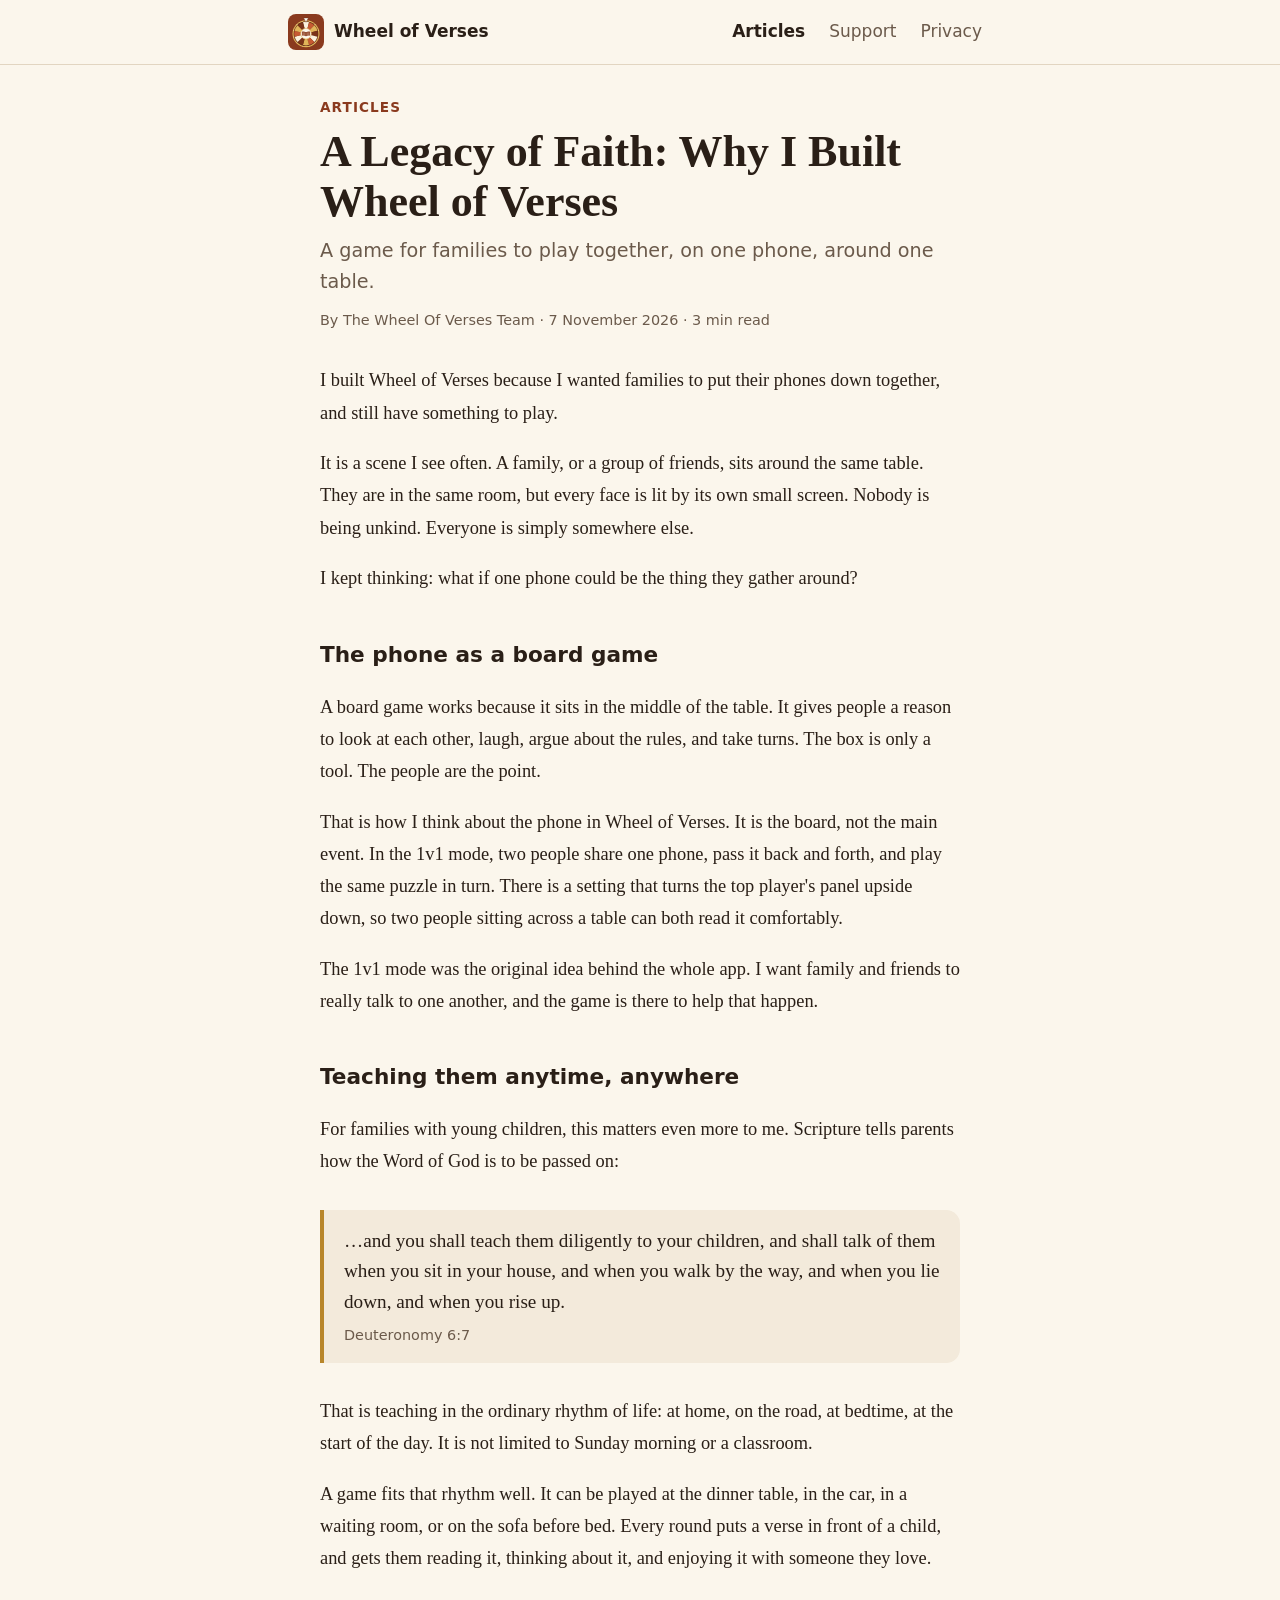
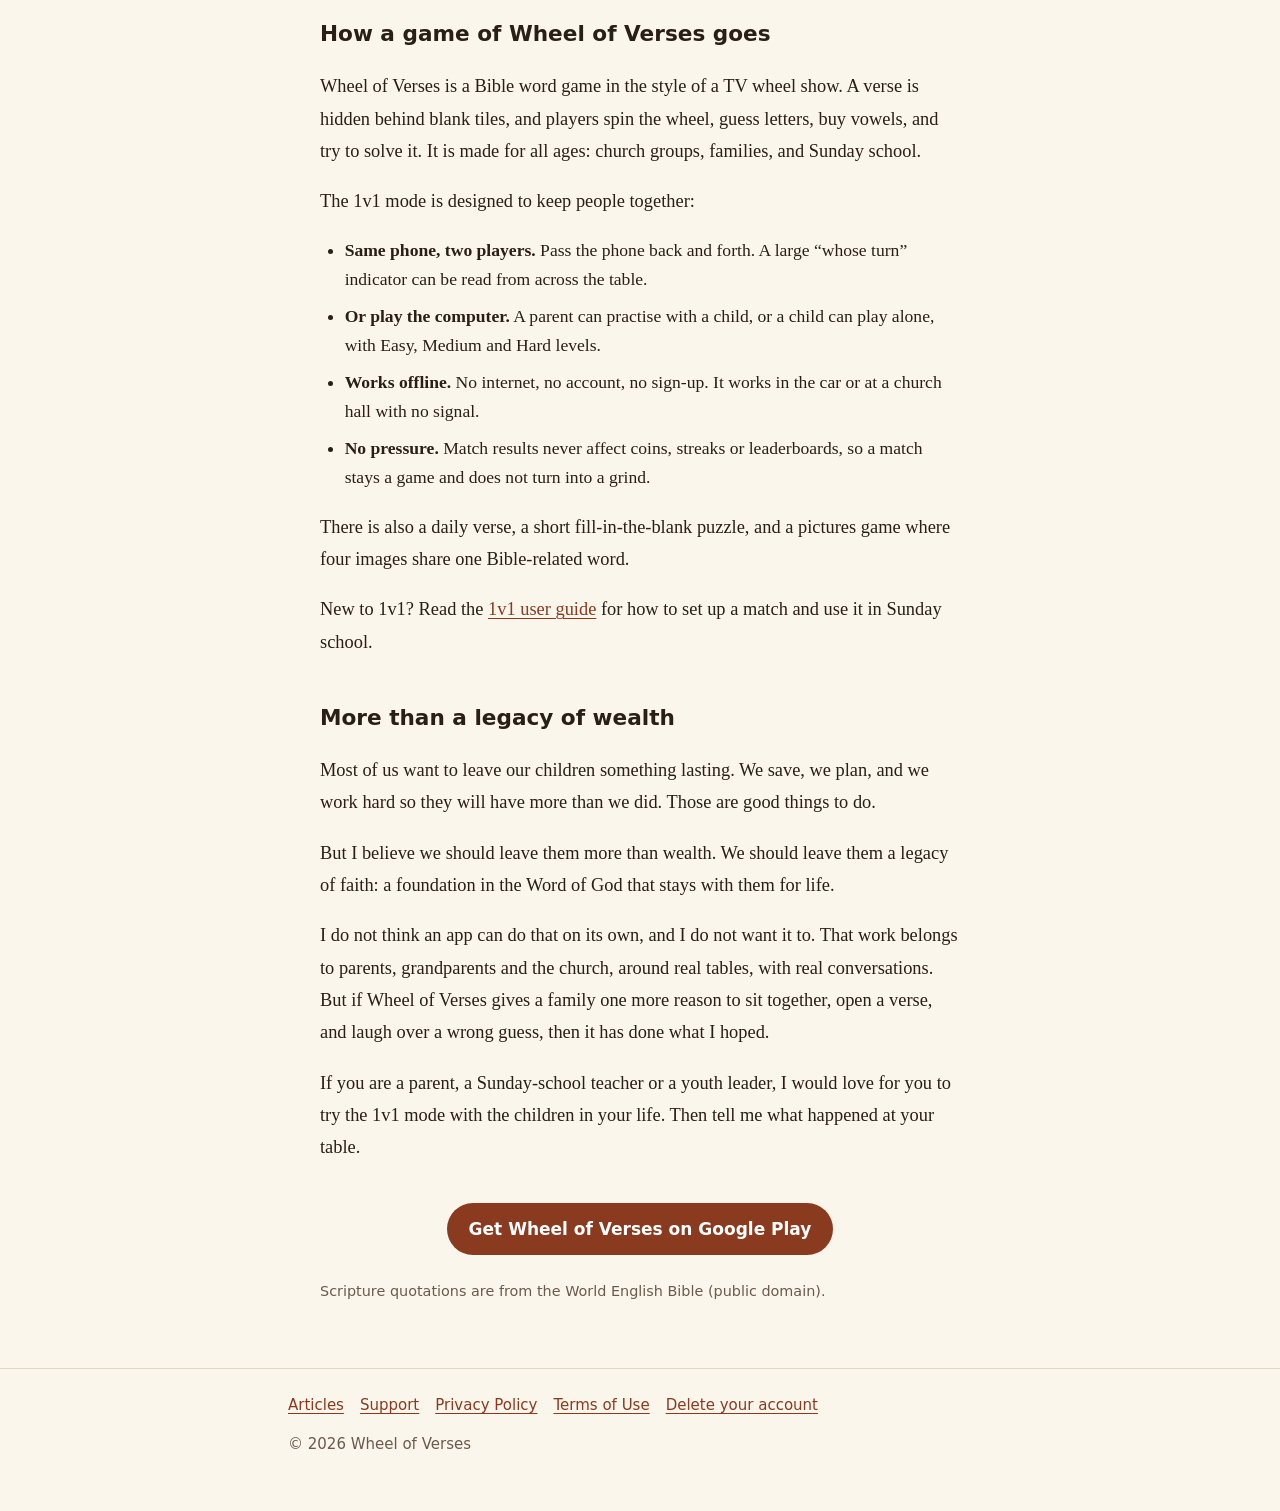
<file: articles/legacy-of-faith/index.html>
<!doctype html>
<html lang="en">
<head>
  <meta charset="utf-8">
  <meta name="viewport" content="width=device-width, initial-scale=1">
  <title>A Legacy of Faith: Why I Built Wheel of Verses – Wheel of Verses</title>
  <meta name="description" content="Why I built a Bible word game that families play together on one phone: teaching children the Word of God anytime, anywhere.">
  <link rel="icon" href="/assets/logo.svg" type="image/svg+xml">
  <link rel="apple-touch-icon" href="/assets/apple-touch-icon.png">
  <link rel="stylesheet" href="/assets/style.css">
  <meta property="og:type" content="article">
  <meta property="og:title" content="A Legacy of Faith: Why I Built Wheel of Verses">
  <meta property="og:description" content="Why I built a Bible word game that families play together on one phone.">
  <meta property="article:published_time" content="2026-11-07">
</head>
<body>
  <header class="site-header">
    <div class="wrap">
      <a class="brand" href="/"><img src="/assets/logo.svg" alt="" width="36" height="36">Wheel of Verses</a>
      <nav class="nav" aria-label="Main">
        <a href="/articles/" aria-current="page">Articles</a>
        <a href="/support/">Support</a>
        <a href="/privacy/">Privacy</a>
      </nav>
    </div>
  </header>

  <main class="wrap">
    <article class="article">
      <header class="article-head">
        <p class="kicker"><a href="/articles/">Articles</a></p>
        <h1>A Legacy of Faith: Why I Built Wheel of Verses</h1>
        <p class="standfirst">A game for families to play together, on one phone, around one table.</p>
        <p class="byline">By The Wheel Of Verses Team · <time datetime="2026-11-07">7 November 2026</time> · 3 min read</p>
      </header>

      <p>I built Wheel of Verses because I wanted families to put their phones down together, and still have something to play.</p>

      <p>It is a scene I see often. A family, or a group of friends, sits around the same table. They are in the same room, but every face is lit by its own small screen. Nobody is being unkind. Everyone is simply somewhere else.</p>

      <p>I kept thinking: what if one phone could be the thing they gather around?</p>

      <h2>The phone as a board game</h2>
      <p>A board game works because it sits in the middle of the table. It gives people a reason to look at each other, laugh, argue about the rules, and take turns. The box is only a tool. The people are the point.</p>
      <p>That is how I think about the phone in Wheel of Verses. It is the board, not the main event. In the 1v1 mode, two people share one phone, pass it back and forth, and play the same puzzle in turn. There is a setting that turns the top player's panel upside down, so two people sitting across a table can both read it comfortably.</p>
      <p>The 1v1 mode was the original idea behind the whole app. I want family and friends to really talk to one another, and the game is there to help that happen.</p>

      <h2>Teaching them anytime, anywhere</h2>
      <p>For families with young children, this matters even more to me. Scripture tells parents how the Word of God is to be passed on:</p>
      <blockquote class="verse">
        …and you shall teach them diligently to your children, and shall talk of them when you sit in your house, and when you walk by the way, and when you lie down, and when you rise up.
        <cite>Deuteronomy 6:7</cite>
      </blockquote>
      <p>That is teaching in the ordinary rhythm of life: at home, on the road, at bedtime, at the start of the day. It is not limited to Sunday morning or a classroom.</p>
      <p>A game fits that rhythm well. It can be played at the dinner table, in the car, in a waiting room, or on the sofa before bed. Every round puts a verse in front of a child, and gets them reading it, thinking about it, and enjoying it with someone they love.</p>

      <h2>How a game of Wheel of Verses goes</h2>
      <p>Wheel of Verses is a Bible word game in the style of a TV wheel show. A verse is hidden behind blank tiles, and players spin the wheel, guess letters, buy vowels, and try to solve it. It is made for all ages: church groups, families, and Sunday school.</p>
      <p>The 1v1 mode is designed to keep people together:</p>
      <ul>
        <li><strong>Same phone, two players.</strong> Pass the phone back and forth. A large “whose turn” indicator can be read from across the table.</li>
        <li><strong>Or play the computer.</strong> A parent can practise with a child, or a child can play alone, with Easy, Medium and Hard levels.</li>
        <li><strong>Works offline.</strong> No internet, no account, no sign-up. It works in the car or at a church hall with no signal.</li>
        <li><strong>No pressure.</strong> Match results never affect coins, streaks or leaderboards, so a match stays a game and does not turn into a grind.</li>
      </ul>
      <p>There is also a daily verse, a short fill-in-the-blank puzzle, and a pictures game where four images share one Bible-related word.</p>
      <p>New to 1v1? Read the <a href="/articles/1v1-sunday-school-guide/">1v1 user guide</a> for how to set up a match and use it in Sunday school.</p>

      <h2>More than a legacy of wealth</h2>
      <p>Most of us want to leave our children something lasting. We save, we plan, and we work hard so they will have more than we did. Those are good things to do.</p>
      <p>But I believe we should leave them more than wealth. We should leave them a legacy of faith: a foundation in the Word of God that stays with them for life.</p>
      <p>I do not think an app can do that on its own, and I do not want it to. That work belongs to parents, grandparents and the church, around real tables, with real conversations. But if Wheel of Verses gives a family one more reason to sit together, open a verse, and laugh over a wrong guess, then it has done what I hoped.</p>
      <p>If you are a parent, a Sunday-school teacher or a youth leader, I would love for you to try the 1v1 mode with the children in your life. Then tell me what happened at your table.</p>

      <div class="article-cta">
        <a class="btn" href="https://play.google.com/store/apps/details?id=com.wheelofverses.app">Get Wheel of Verses on Google Play</a>
      </div>

      <p class="note">Scripture quotations are from the World English Bible (public domain).</p>
    </article>
  </main>

  <footer class="site-footer">
    <div class="wrap">
      <nav aria-label="Footer">
        <a href="/articles/">Articles</a>
        <a href="/support/">Support</a>
        <a href="/privacy/">Privacy Policy</a>
        <a href="/terms/">Terms of Use</a>
        <a href="/delete-account/">Delete your account</a>
      </nav>
      <p>© 2026 Wheel of Verses</p>
    </div>
  </footer>
</body>
</html>
</file>
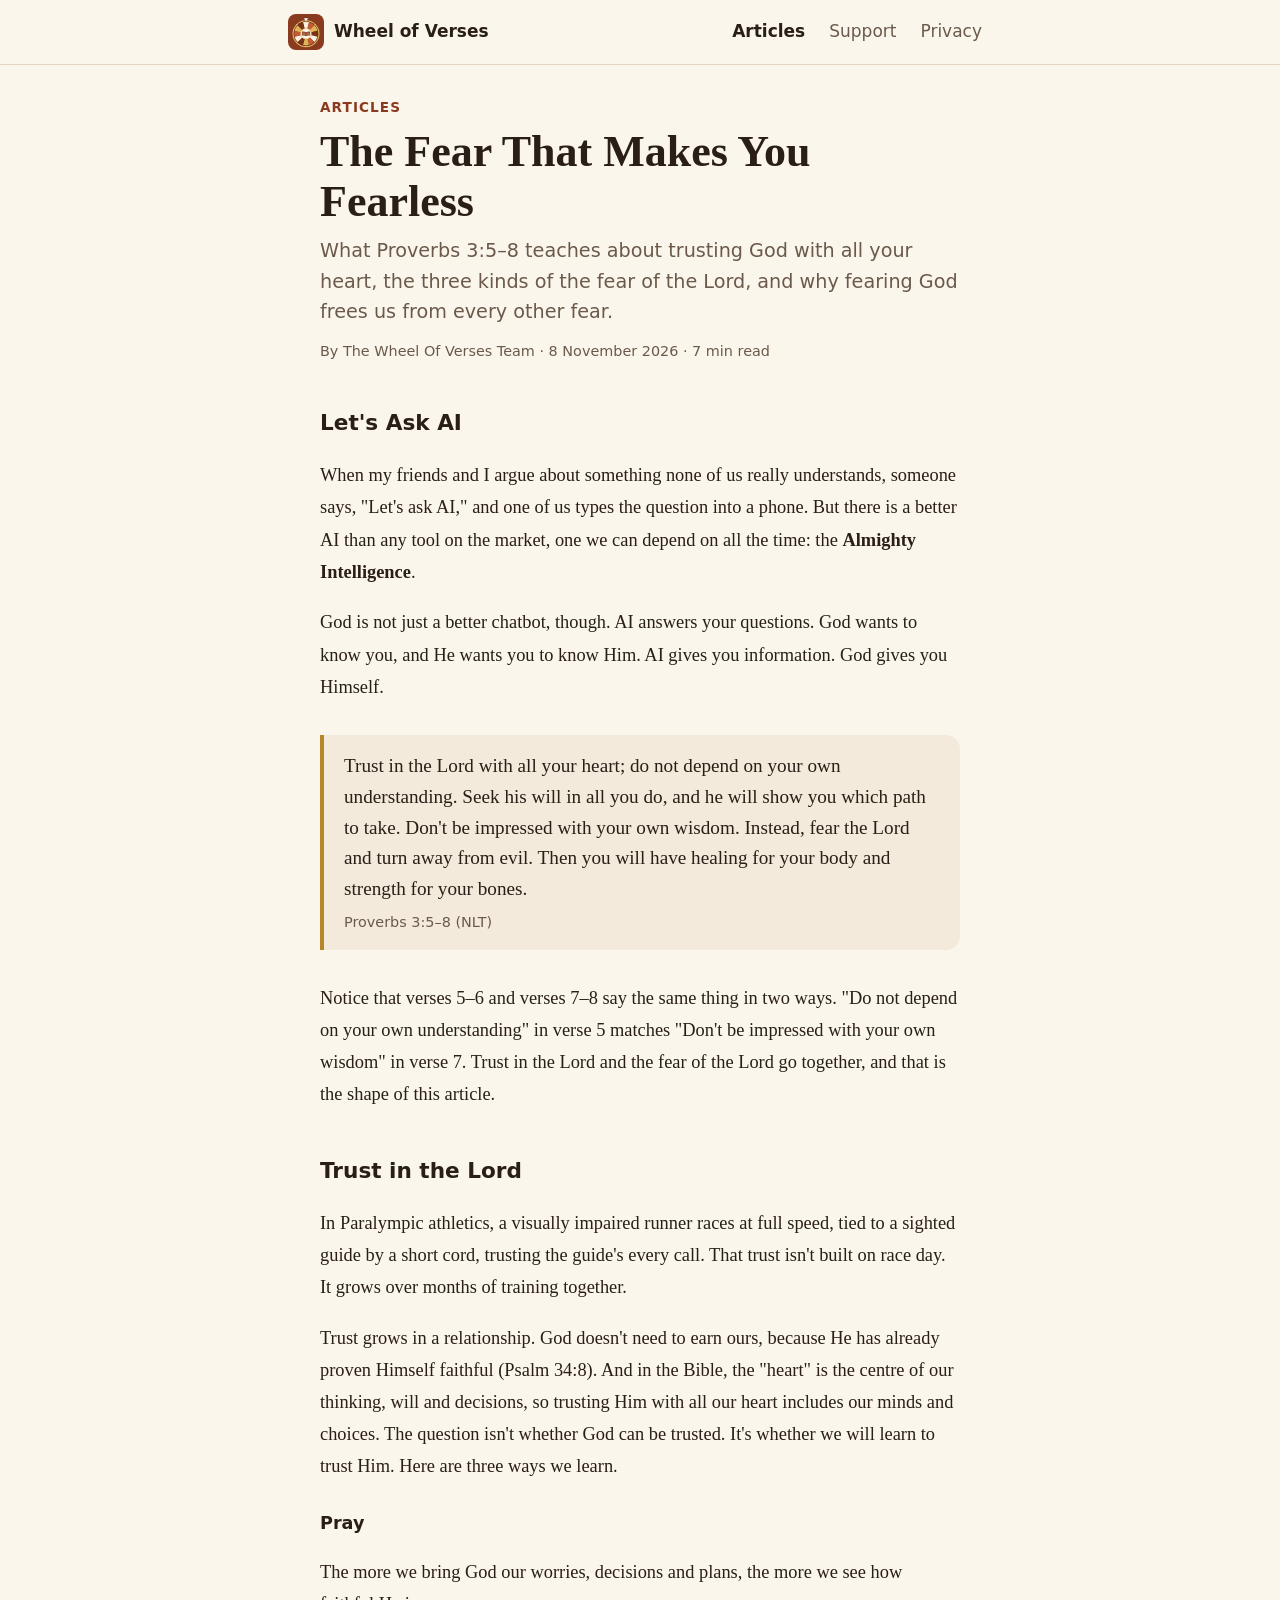
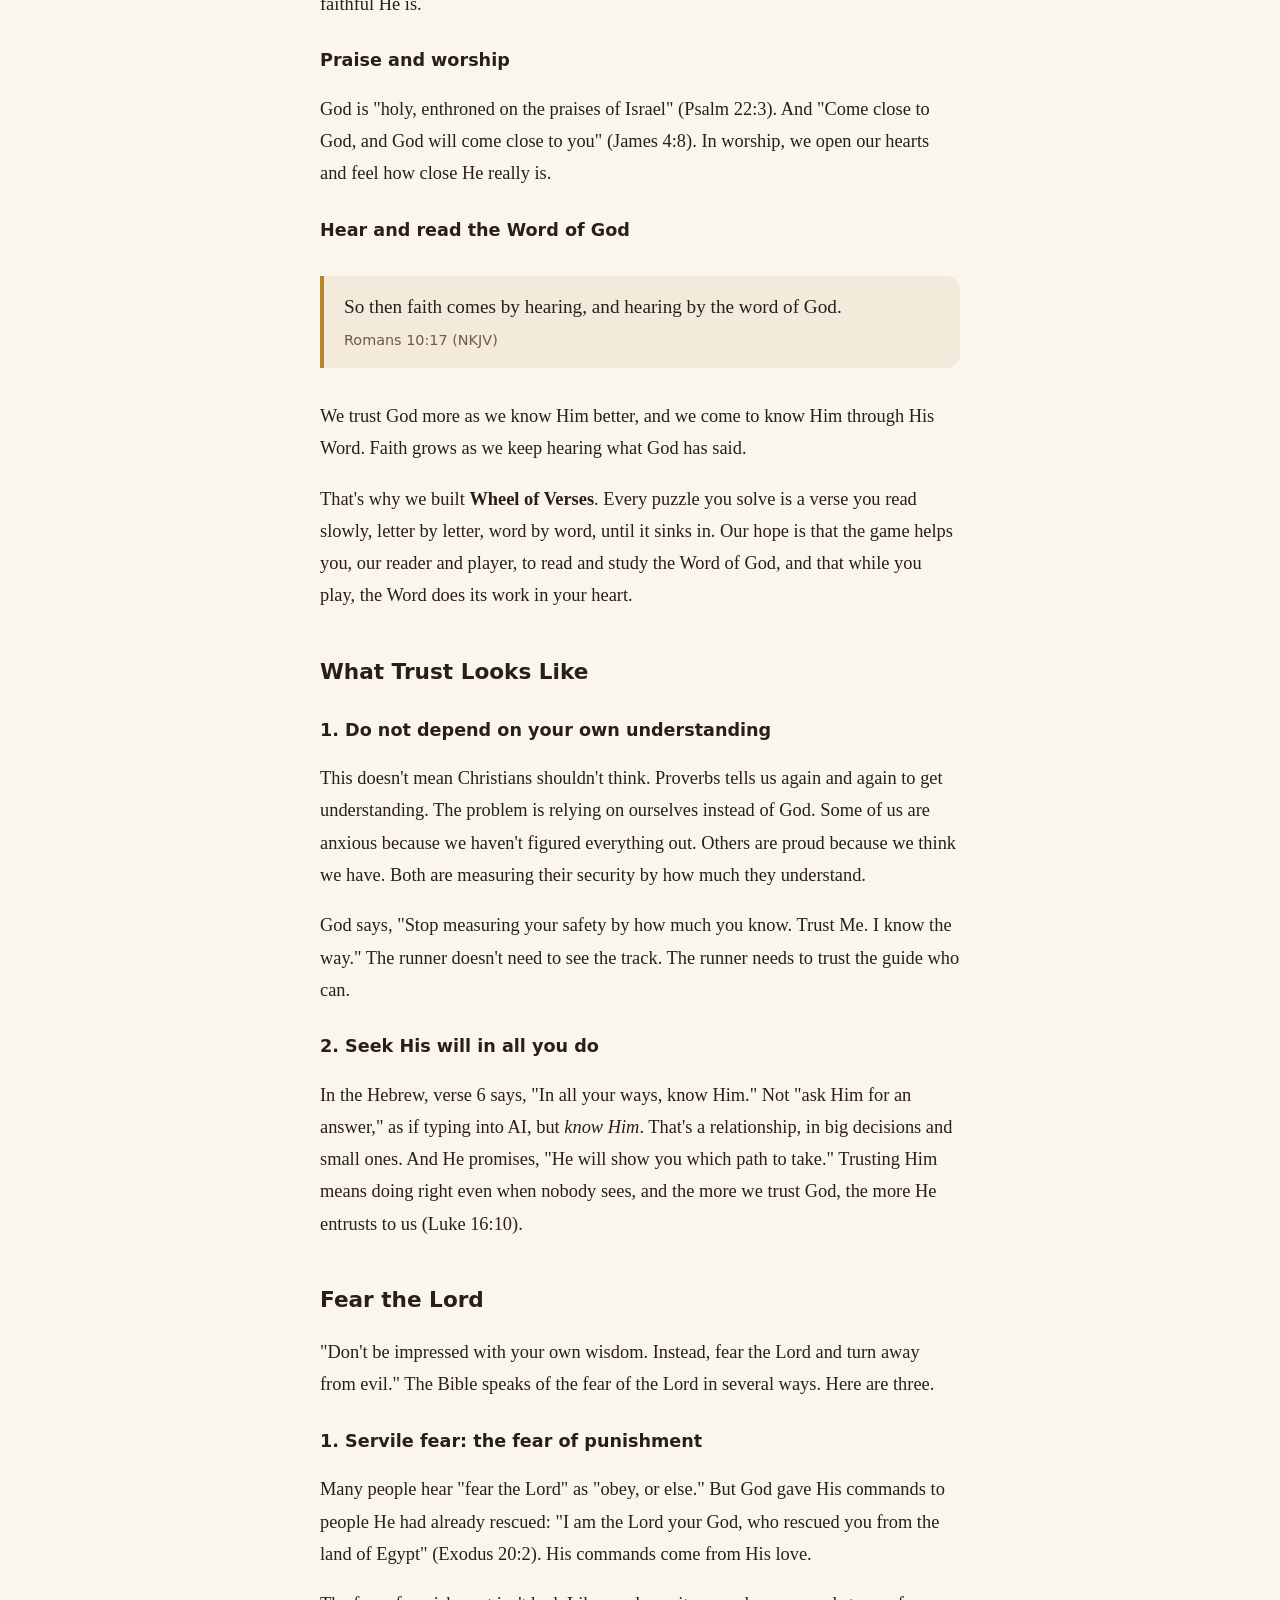
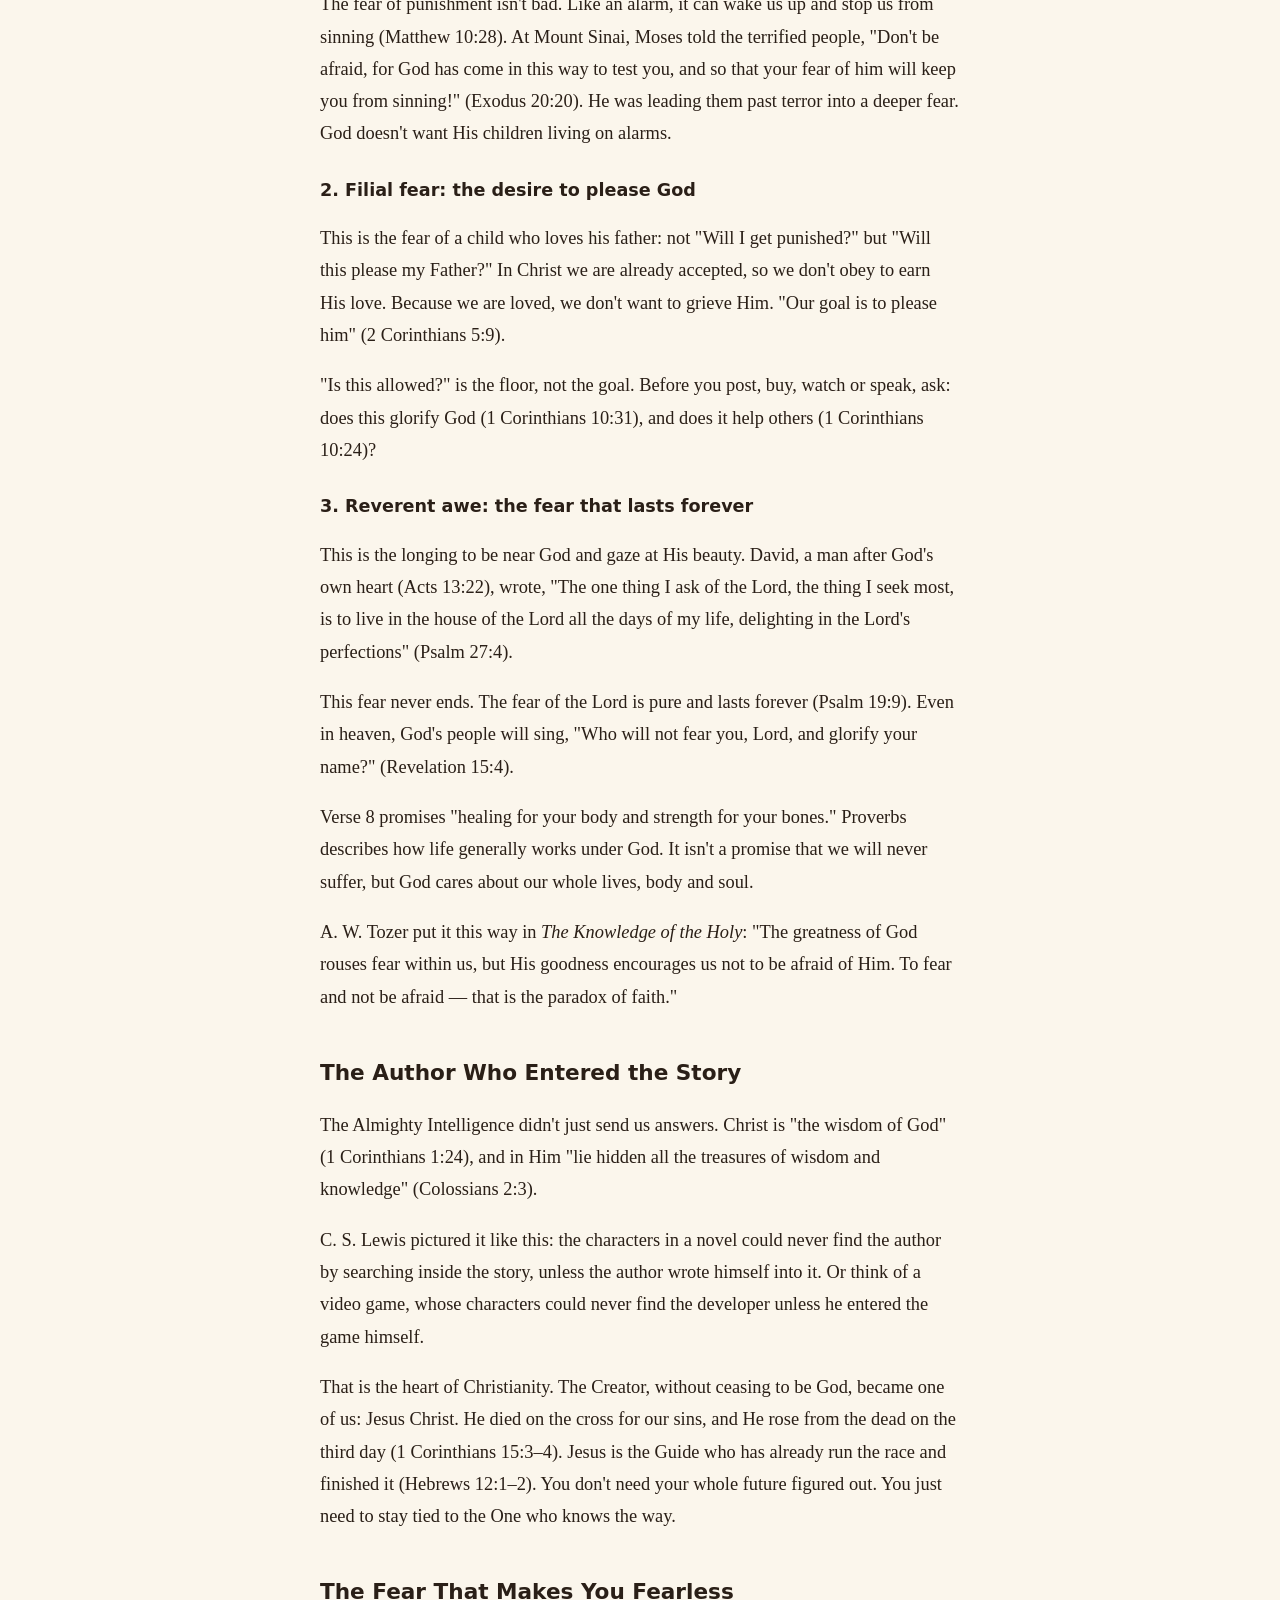
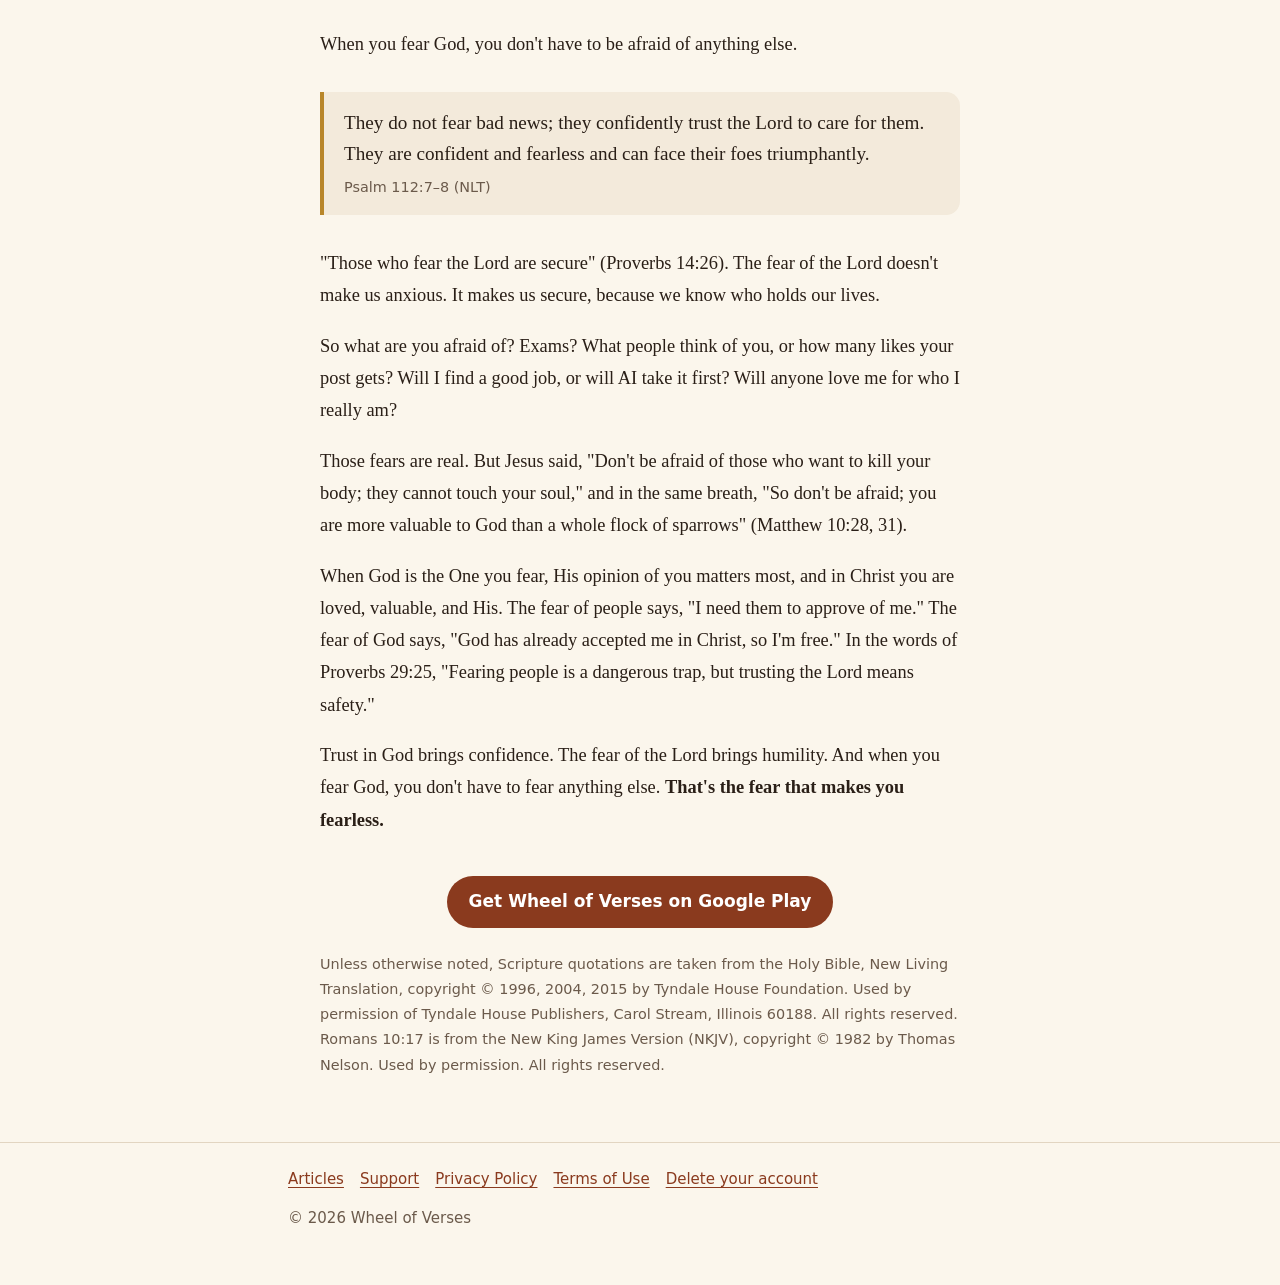
<file: articles/the-fear-that-makes-you-fearless/index.html>
<!doctype html>
<html lang="en">
<head>
  <meta charset="utf-8">
  <meta name="viewport" content="width=device-width, initial-scale=1">
  <title>The Fear That Makes You Fearless – Wheel of Verses</title>
  <meta name="description" content="What Proverbs 3:5–8 teaches about trusting God with all your heart, the three kinds of the fear of the Lord, and why fearing God frees us from every other fear.">
  <link rel="icon" href="/assets/logo.svg" type="image/svg+xml">
  <link rel="apple-touch-icon" href="/assets/apple-touch-icon.png">
  <link rel="stylesheet" href="/assets/style.css">
  <meta property="og:type" content="article">
  <meta property="og:title" content="The Fear That Makes You Fearless">
  <meta property="og:description" content="What Proverbs 3:5–8 teaches about trusting God with all your heart, the three kinds of the fear of the Lord, and why fearing God frees us from every other fear.">
  <meta property="article:published_time" content="2026-11-08">
</head>
<body>
  <header class="site-header">
    <div class="wrap">
      <a class="brand" href="/"><img src="/assets/logo.svg" alt="" width="36" height="36">Wheel of Verses</a>
      <nav class="nav" aria-label="Main">
        <a href="/articles/" aria-current="page">Articles</a>
        <a href="/support/">Support</a>
        <a href="/privacy/">Privacy</a>
      </nav>
    </div>
  </header>

  <main class="wrap">
    <article class="article">
      <header class="article-head">
        <p class="kicker"><a href="/articles/">Articles</a></p>
        <h1>The Fear That Makes You Fearless</h1>
        <p class="standfirst">What Proverbs 3:5–8 teaches about trusting God with all your heart, the three kinds of the fear of the Lord, and why fearing God frees us from every other fear.</p>
        <p class="byline">By The Wheel Of Verses Team · <time datetime="2026-11-08">8 November 2026</time> · 7 min read</p>
      </header>

      <h2>Let's Ask AI</h2>
      <p>When my friends and I argue about something none of us really understands, someone says, "Let's ask AI," and one of us types the question into a phone. But there is a better AI than any tool on the market, one we can depend on all the time: the <strong>Almighty Intelligence</strong>.</p>
      <p>God is not just a better chatbot, though. AI answers your questions. God wants to know you, and He wants you to know Him. AI gives you information. God gives you Himself.</p>

      <blockquote class="verse">
        Trust in the Lord with all your heart; do not depend on your own understanding. Seek his will in all you do, and he will show you which path to take. Don't be impressed with your own wisdom. Instead, fear the Lord and turn away from evil. Then you will have healing for your body and strength for your bones.
        <cite>Proverbs 3:5–8 (NLT)</cite>
      </blockquote>
      <p>Notice that verses 5–6 and verses 7–8 say the same thing in two ways. "Do not depend on your own understanding" in verse 5 matches "Don't be impressed with your own wisdom" in verse 7. Trust in the Lord and the fear of the Lord go together, and that is the shape of this article.</p>

      <h2>Trust in the Lord</h2>
      <p>In Paralympic athletics, a visually impaired runner races at full speed, tied to a sighted guide by a short cord, trusting the guide's every call. That trust isn't built on race day. It grows over months of training together.</p>
      <p>Trust grows in a relationship. God doesn't need to earn ours, because He has already proven Himself faithful (Psalm 34:8). And in the Bible, the "heart" is the centre of our thinking, will and decisions, so trusting Him with all our heart includes our minds and choices. The question isn't whether God can be trusted. It's whether we will learn to trust Him. Here are three ways we learn.</p>

      <h3>Pray</h3>
      <p>The more we bring God our worries, decisions and plans, the more we see how faithful He is.</p>

      <h3>Praise and worship</h3>
      <p>God is "holy, enthroned on the praises of Israel" (Psalm 22:3). And "Come close to God, and God will come close to you" (James 4:8). In worship, we open our hearts and feel how close He really is.</p>

      <h3>Hear and read the Word of God</h3>
      <blockquote class="verse">
        So then faith comes by hearing, and hearing by the word of God.
        <cite>Romans 10:17 (NKJV)</cite>
      </blockquote>
      <p>We trust God more as we know Him better, and we come to know Him through His Word. Faith grows as we keep hearing what God has said.</p>
      <p>That's why we built <strong>Wheel of Verses</strong>. Every puzzle you solve is a verse you read slowly, letter by letter, word by word, until it sinks in. Our hope is that the game helps you, our reader and player, to read and study the Word of God, and that while you play, the Word does its work in your heart.</p>

      <h2>What Trust Looks Like</h2>
      <h3>1. Do not depend on your own understanding</h3>
      <p>This doesn't mean Christians shouldn't think. Proverbs tells us again and again to get understanding. The problem is relying on ourselves instead of God. Some of us are anxious because we haven't figured everything out. Others are proud because we think we have. Both are measuring their security by how much they understand.</p>
      <p>God says, "Stop measuring your safety by how much you know. Trust Me. I know the way." The runner doesn't need to see the track. The runner needs to trust the guide who can.</p>

      <h3>2. Seek His will in all you do</h3>
      <p>In the Hebrew, verse 6 says, "In all your ways, know Him." Not "ask Him for an answer," as if typing into AI, but <em>know Him</em>. That's a relationship, in big decisions and small ones. And He promises, "He will show you which path to take." Trusting Him means doing right even when nobody sees, and the more we trust God, the more He entrusts to us (Luke 16:10).</p>

      <h2>Fear the Lord</h2>
      <p>"Don't be impressed with your own wisdom. Instead, fear the Lord and turn away from evil." The Bible speaks of the fear of the Lord in several ways. Here are three.</p>

      <h3>1. Servile fear: the fear of punishment</h3>
      <p>Many people hear "fear the Lord" as "obey, or else." But God gave His commands to people He had already rescued: "I am the Lord your God, who rescued you from the land of Egypt" (Exodus 20:2). His commands come from His love.</p>
      <p>The fear of punishment isn't bad. Like an alarm, it can wake us up and stop us from sinning (Matthew 10:28). At Mount Sinai, Moses told the terrified people, "Don't be afraid, for God has come in this way to test you, and so that your fear of him will keep you from sinning!" (Exodus 20:20). He was leading them past terror into a deeper fear. God doesn't want His children living on alarms.</p>

      <h3>2. Filial fear: the desire to please God</h3>
      <p>This is the fear of a child who loves his father: not "Will I get punished?" but "Will this please my Father?" In Christ we are already accepted, so we don't obey to earn His love. Because we are loved, we don't want to grieve Him. "Our goal is to please him" (2 Corinthians 5:9).</p>
      <p>"Is this allowed?" is the floor, not the goal. Before you post, buy, watch or speak, ask: does this glorify God (1 Corinthians 10:31), and does it help others (1 Corinthians 10:24)?</p>

      <h3>3. Reverent awe: the fear that lasts forever</h3>
      <p>This is the longing to be near God and gaze at His beauty. David, a man after God's own heart (Acts 13:22), wrote, "The one thing I ask of the Lord, the thing I seek most, is to live in the house of the Lord all the days of my life, delighting in the Lord's perfections" (Psalm 27:4).</p>
      <p>This fear never ends. The fear of the Lord is pure and lasts forever (Psalm 19:9). Even in heaven, God's people will sing, "Who will not fear you, Lord, and glorify your name?" (Revelation 15:4).</p>
      <p>Verse 8 promises "healing for your body and strength for your bones." Proverbs describes how life generally works under God. It isn't a promise that we will never suffer, but God cares about our whole lives, body and soul.</p>
      <p>A. W. Tozer put it this way in <em>The Knowledge of the Holy</em>: "The greatness of God rouses fear within us, but His goodness encourages us not to be afraid of Him. To fear and not be afraid — that is the paradox of faith."</p>

      <h2>The Author Who Entered the Story</h2>
      <p>The Almighty Intelligence didn't just send us answers. Christ is "the wisdom of God" (1 Corinthians 1:24), and in Him "lie hidden all the treasures of wisdom and knowledge" (Colossians 2:3).</p>
      <p>C. S. Lewis pictured it like this: the characters in a novel could never find the author by searching inside the story, unless the author wrote himself into it. Or think of a video game, whose characters could never find the developer unless he entered the game himself.</p>
      <p>That is the heart of Christianity. The Creator, without ceasing to be God, became one of us: Jesus Christ. He died on the cross for our sins, and He rose from the dead on the third day (1 Corinthians 15:3–4). Jesus is the Guide who has already run the race and finished it (Hebrews 12:1–2). You don't need your whole future figured out. You just need to stay tied to the One who knows the way.</p>

      <h2>The Fear That Makes You Fearless</h2>
      <p>When you fear God, you don't have to be afraid of anything else.</p>
      <blockquote class="verse">
        They do not fear bad news; they confidently trust the Lord to care for them. They are confident and fearless and can face their foes triumphantly.
        <cite>Psalm 112:7–8 (NLT)</cite>
      </blockquote>
      <p>"Those who fear the Lord are secure" (Proverbs 14:26). The fear of the Lord doesn't make us anxious. It makes us secure, because we know who holds our lives.</p>
      <p>So what are you afraid of? Exams? What people think of you, or how many likes your post gets? Will I find a good job, or will AI take it first? Will anyone love me for who I really am?</p>
      <p>Those fears are real. But Jesus said, "Don't be afraid of those who want to kill your body; they cannot touch your soul," and in the same breath, "So don't be afraid; you are more valuable to God than a whole flock of sparrows" (Matthew 10:28, 31).</p>
      <p>When God is the One you fear, His opinion of you matters most, and in Christ you are loved, valuable, and His. The fear of people says, "I need them to approve of me." The fear of God says, "God has already accepted me in Christ, so I'm free." In the words of Proverbs 29:25, "Fearing people is a dangerous trap, but trusting the Lord means safety."</p>
      <p>Trust in God brings confidence. The fear of the Lord brings humility. And when you fear God, you don't have to fear anything else. <strong>That's the fear that makes you fearless.</strong></p>

      <div class="article-cta">
        <a class="btn" href="https://play.google.com/store/apps/details?id=com.wheelofverses.app">Get Wheel of Verses on Google Play</a>
      </div>

      <p class="note">Unless otherwise noted, Scripture quotations are taken from the Holy Bible, New Living Translation, copyright © 1996, 2004, 2015 by Tyndale House Foundation. Used by permission of Tyndale House Publishers, Carol Stream, Illinois 60188. All rights reserved. Romans 10:17 is from the New King James Version (NKJV), copyright © 1982 by Thomas Nelson. Used by permission. All rights reserved.</p>
    </article>
  </main>

  <footer class="site-footer">
    <div class="wrap">
      <nav aria-label="Footer">
        <a href="/articles/">Articles</a>
        <a href="/support/">Support</a>
        <a href="/privacy/">Privacy Policy</a>
        <a href="/terms/">Terms of Use</a>
        <a href="/delete-account/">Delete your account</a>
      </nav>
      <p>© 2026 Wheel of Verses</p>
    </div>
  </footer>
</body>
</html>
</file>
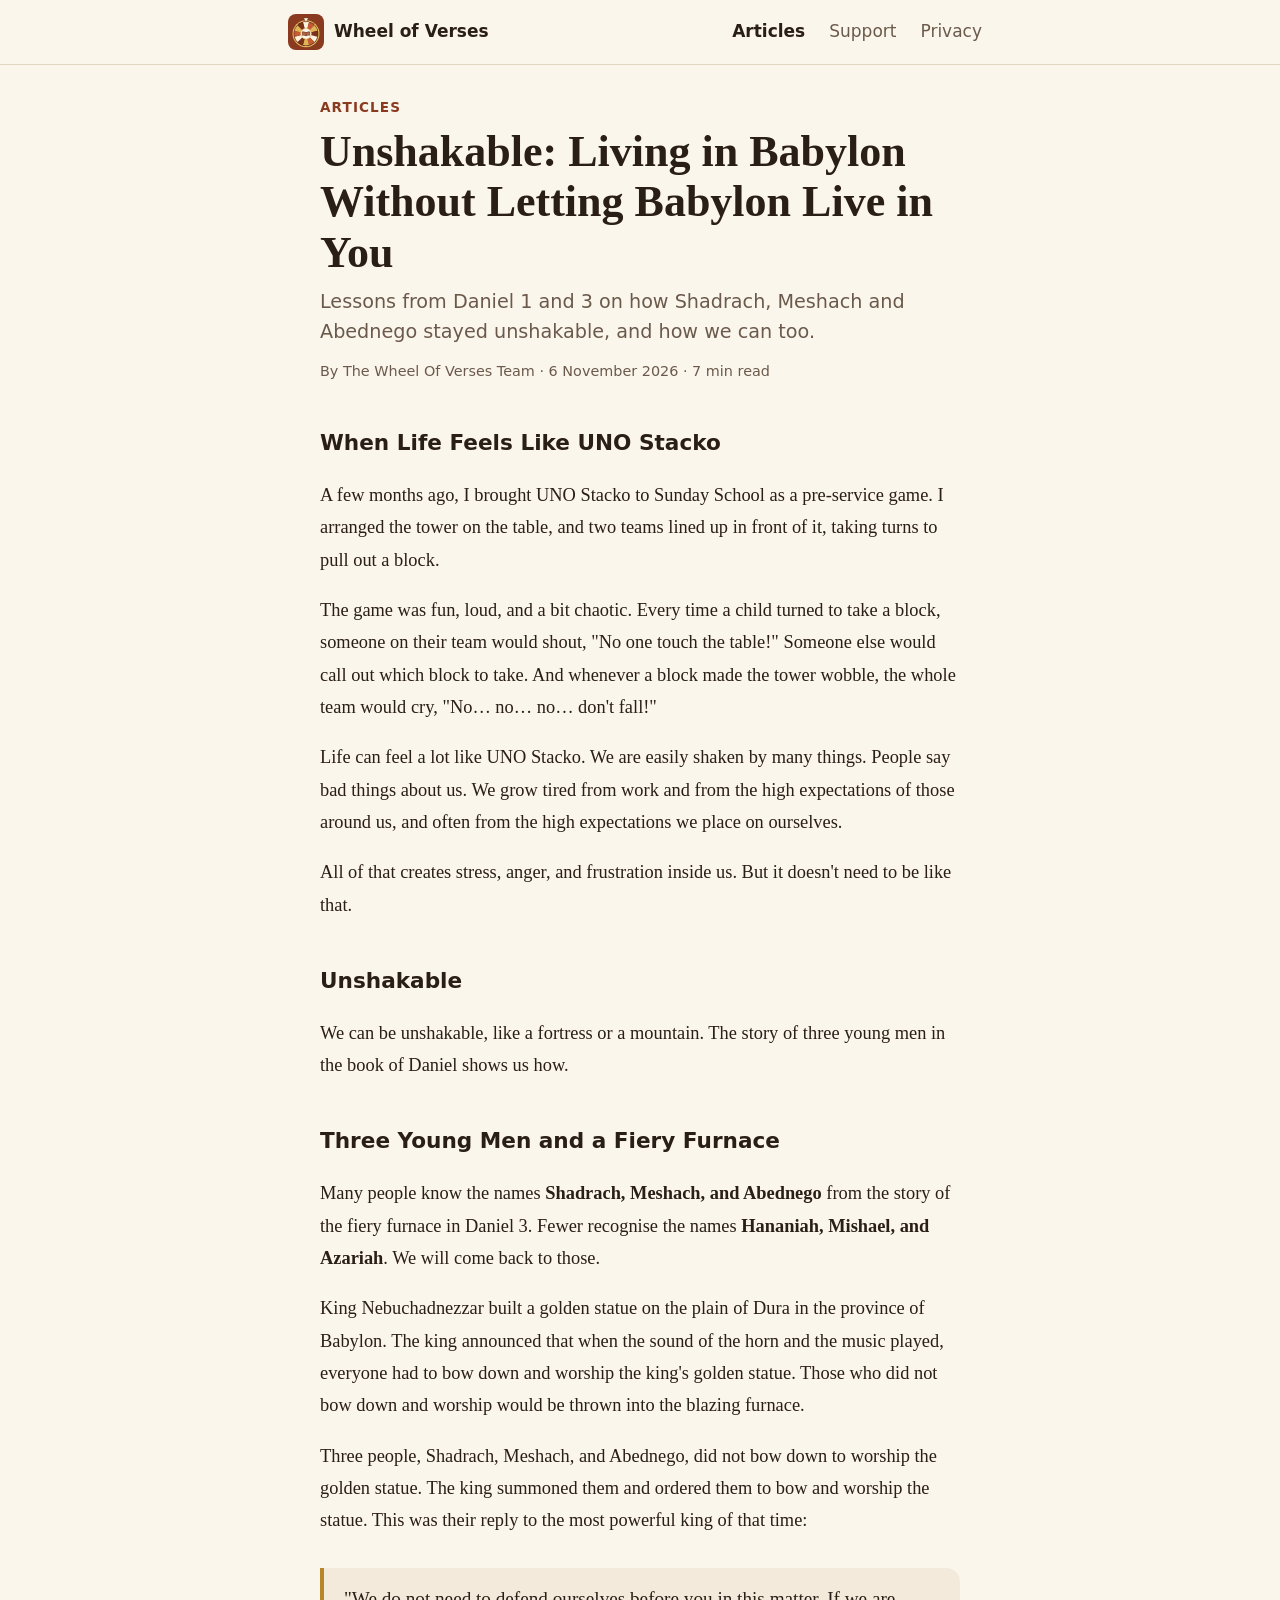
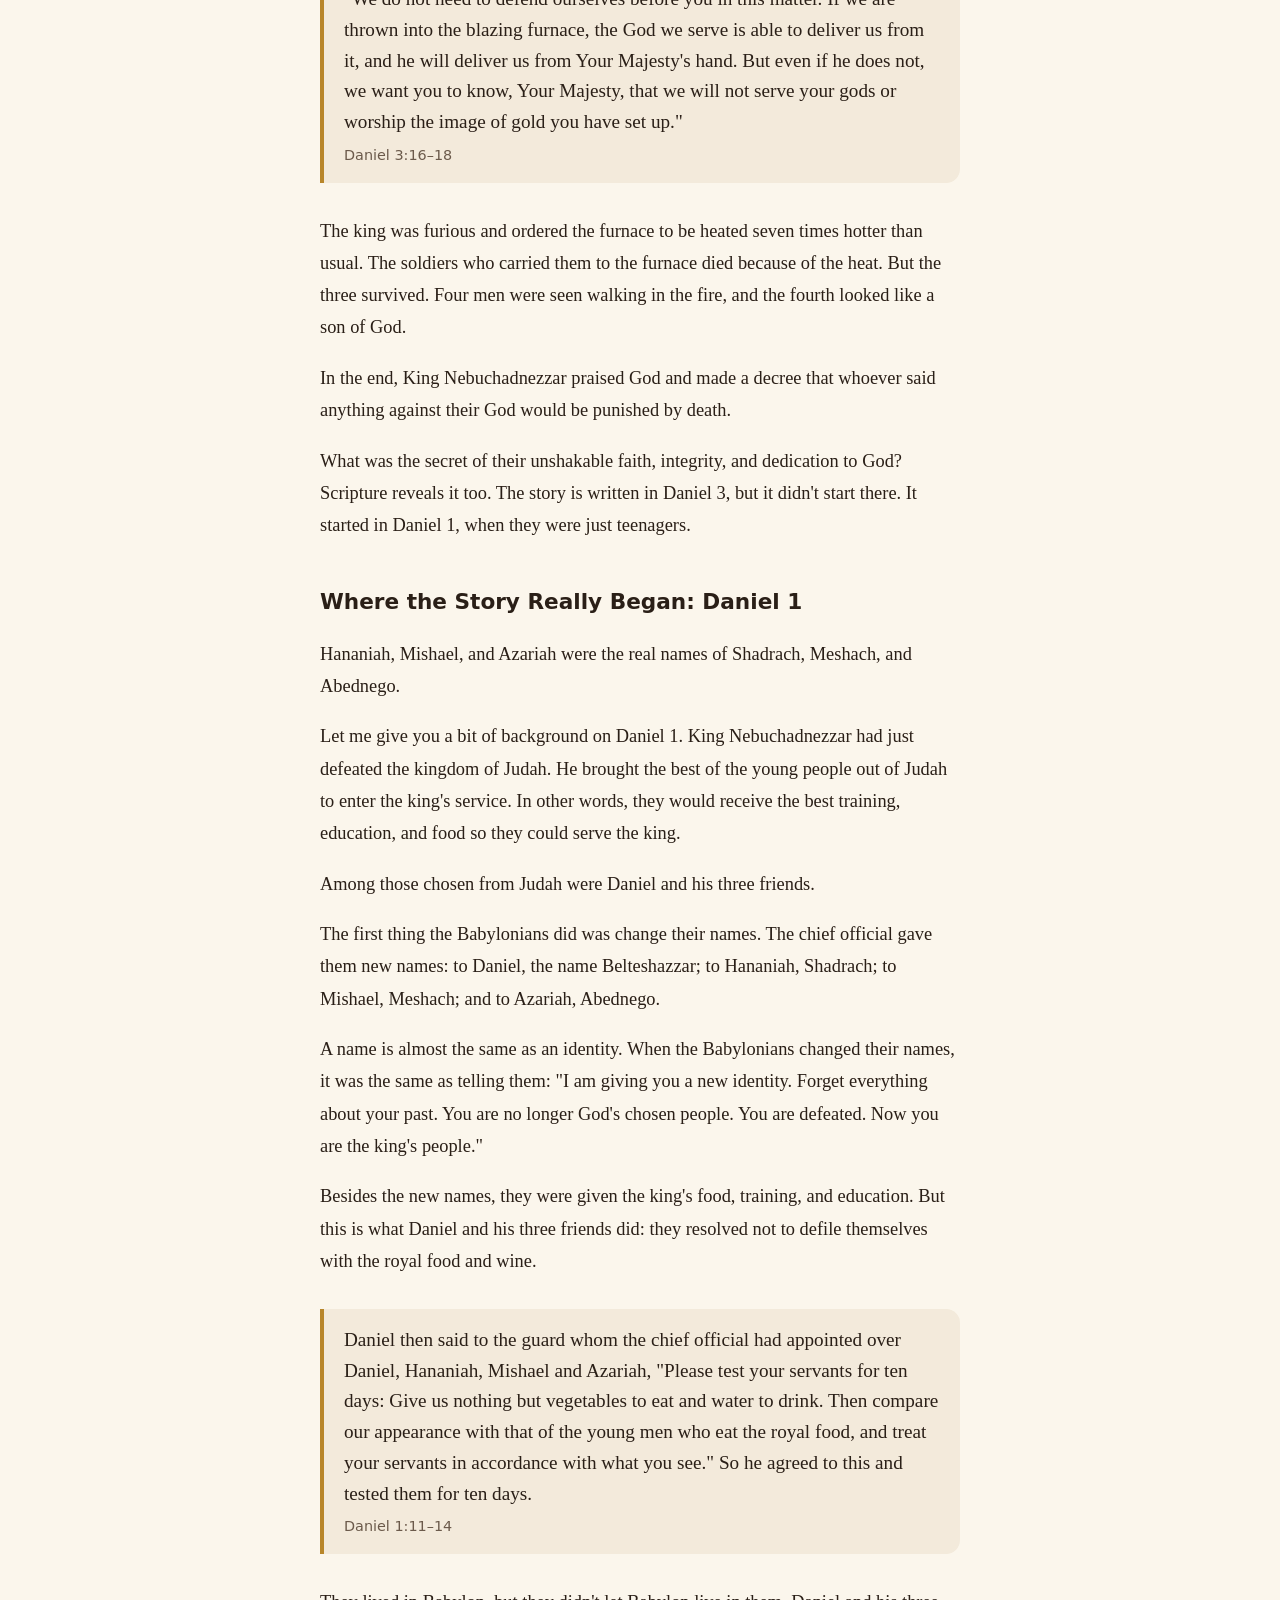
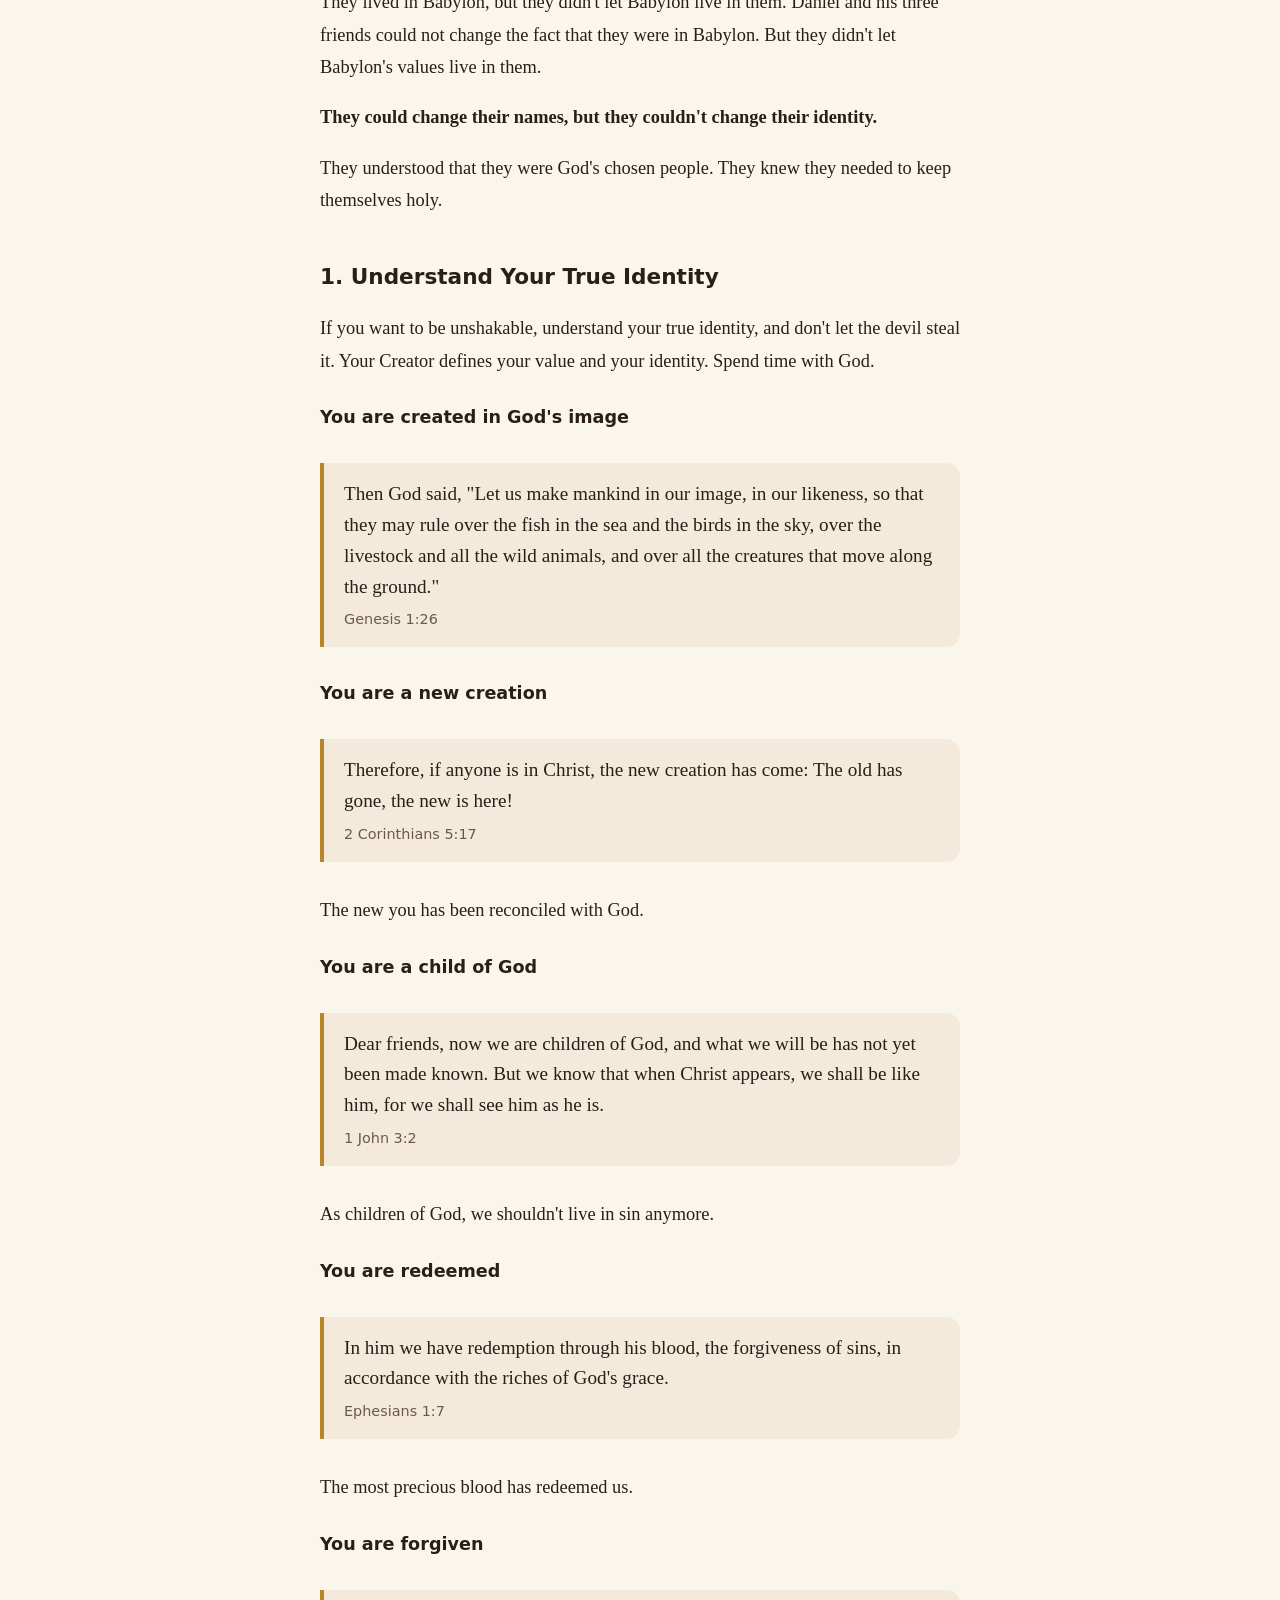
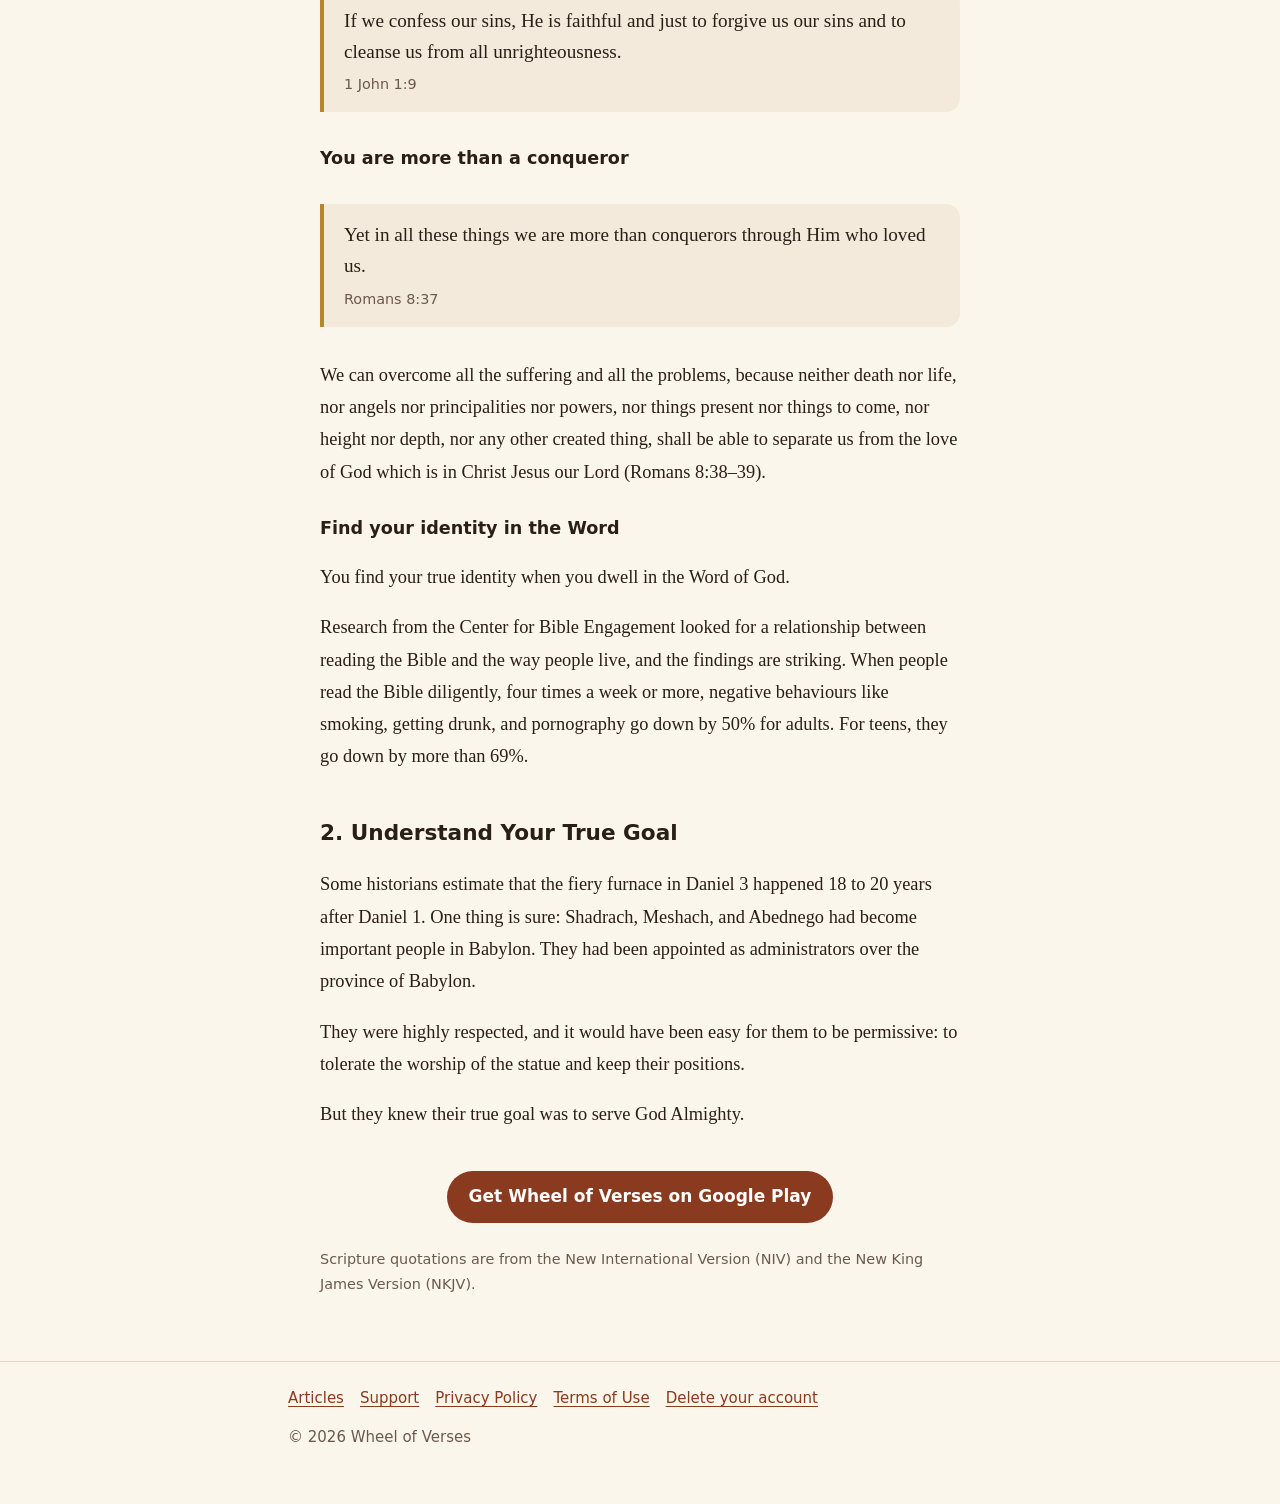
<file: articles/unshakable/index.html>
<!doctype html>
<html lang="en">
<head>
  <meta charset="utf-8">
  <meta name="viewport" content="width=device-width, initial-scale=1">
  <title>Unshakable: Living in Babylon Without Letting Babylon Live in You – Wheel of Verses</title>
  <meta name="description" content="Lessons from Daniel 1 and 3 on how Shadrach, Meshach and Abednego stayed unshakable, and how we can too.">
  <link rel="icon" href="/assets/logo.svg" type="image/svg+xml">
  <link rel="apple-touch-icon" href="/assets/apple-touch-icon.png">
  <link rel="stylesheet" href="/assets/style.css">
  <meta property="og:type" content="article">
  <meta property="og:title" content="Unshakable: Living in Babylon Without Letting Babylon Live in You">
  <meta property="og:description" content="Lessons from Daniel 1 and 3 on how Shadrach, Meshach and Abednego stayed unshakable, and how we can too.">
  <meta property="article:published_time" content="2026-11-06">
</head>
<body>
  <header class="site-header">
    <div class="wrap">
      <a class="brand" href="/"><img src="/assets/logo.svg" alt="" width="36" height="36">Wheel of Verses</a>
      <nav class="nav" aria-label="Main">
        <a href="/articles/" aria-current="page">Articles</a>
        <a href="/support/">Support</a>
        <a href="/privacy/">Privacy</a>
      </nav>
    </div>
  </header>

  <main class="wrap">
    <article class="article">
      <header class="article-head">
        <p class="kicker"><a href="/articles/">Articles</a></p>
        <h1>Unshakable: Living in Babylon Without Letting Babylon Live in You</h1>
        <p class="standfirst">Lessons from Daniel 1 and 3 on how Shadrach, Meshach and Abednego stayed unshakable, and how we can too.</p>
        <p class="byline">By The Wheel Of Verses Team · <time datetime="2026-11-06">6 November 2026</time> · 7 min read</p>
      </header>

      <h2>When Life Feels Like UNO Stacko</h2>
      <p>A few months ago, I brought UNO Stacko to Sunday School as a pre-service game. I arranged the tower on the table, and two teams lined up in front of it, taking turns to pull out a block.</p>
      <p>The game was fun, loud, and a bit chaotic. Every time a child turned to take a block, someone on their team would shout, "No one touch the table!" Someone else would call out which block to take. And whenever a block made the tower wobble, the whole team would cry, "No… no… no… don't fall!"</p>
      <p>Life can feel a lot like UNO Stacko. We are easily shaken by many things. People say bad things about us. We grow tired from work and from the high expectations of those around us, and often from the high expectations we place on ourselves.</p>
      <p>All of that creates stress, anger, and frustration inside us. But it doesn't need to be like that.</p>
      <h2>Unshakable</h2>
      <p>We can be unshakable, like a fortress or a mountain. The story of three young men in the book of Daniel shows us how.</p>
      <h2>Three Young Men and a Fiery Furnace</h2>
      <p>Many people know the names <strong>Shadrach, Meshach, and Abednego</strong> from the story of the fiery furnace in Daniel 3. Fewer recognise the names <strong>Hananiah, Mishael, and Azariah</strong>. We will come back to those.</p>
      <p>King Nebuchadnezzar built a golden statue on the plain of Dura in the province of Babylon. The king announced that when the sound of the horn and the music played, everyone had to bow down and worship the king's golden statue. Those who did not bow down and worship would be thrown into the blazing furnace.</p>
      <p>Three people, Shadrach, Meshach, and Abednego, did not bow down to worship the golden statue. The king summoned them and ordered them to bow and worship the statue. This was their reply to the most powerful king of that time:</p>
      <blockquote class="verse">
        "We do not need to defend ourselves before you in this matter. If we are thrown into the blazing furnace, the God we serve is able to deliver us from it, and he will deliver us from Your Majesty's hand. But even if he does not, we want you to know, Your Majesty, that we will not serve your gods or worship the image of gold you have set up."
        <cite>Daniel 3:16–18</cite>
      </blockquote>
      <p>The king was furious and ordered the furnace to be heated seven times hotter than usual. The soldiers who carried them to the furnace died because of the heat. But the three survived. Four men were seen walking in the fire, and the fourth looked like a son of God.</p>
      <p>In the end, King Nebuchadnezzar praised God and made a decree that whoever said anything against their God would be punished by death.</p>
      <p>What was the secret of their unshakable faith, integrity, and dedication to God? Scripture reveals it too. The story is written in Daniel 3, but it didn't start there. It started in Daniel 1, when they were just teenagers.</p>
      <h2>Where the Story Really Began: Daniel 1</h2>
      <p>Hananiah, Mishael, and Azariah were the real names of Shadrach, Meshach, and Abednego.</p>
      <p>Let me give you a bit of background on Daniel 1. King Nebuchadnezzar had just defeated the kingdom of Judah. He brought the best of the young people out of Judah to enter the king's service. In other words, they would receive the best training, education, and food so they could serve the king.</p>
      <p>Among those chosen from Judah were Daniel and his three friends.</p>
      <p>The first thing the Babylonians did was change their names. The chief official gave them new names: to Daniel, the name Belteshazzar; to Hananiah, Shadrach; to Mishael, Meshach; and to Azariah, Abednego.</p>
      <p>A name is almost the same as an identity. When the Babylonians changed their names, it was the same as telling them: "I am giving you a new identity. Forget everything about your past. You are no longer God's chosen people. You are defeated. Now you are the king's people."</p>
      <p>Besides the new names, they were given the king's food, training, and education. But this is what Daniel and his three friends did: they resolved not to defile themselves with the royal food and wine.</p>
      <blockquote class="verse">
        Daniel then said to the guard whom the chief official had appointed over Daniel, Hananiah, Mishael and Azariah, "Please test your servants for ten days: Give us nothing but vegetables to eat and water to drink. Then compare our appearance with that of the young men who eat the royal food, and treat your servants in accordance with what you see." So he agreed to this and tested them for ten days.
        <cite>Daniel 1:11–14</cite>
      </blockquote>
      <p>They lived in Babylon, but they didn't let Babylon live in them. Daniel and his three friends could not change the fact that they were in Babylon. But they didn't let Babylon's values live in them.</p>
      <p><strong>They could change their names, but they couldn't change their identity.</strong></p>
      <p>They understood that they were God's chosen people. They knew they needed to keep themselves holy.</p>
      <h2>1. Understand Your True Identity</h2>
      <p>If you want to be unshakable, understand your true identity, and don't let the devil steal it. Your Creator defines your value and your identity. Spend time with God.</p>
      <h3>You are created in God's image</h3>
      <blockquote class="verse">
        Then God said, "Let us make mankind in our image, in our likeness, so that they may rule over the fish in the sea and the birds in the sky, over the livestock and all the wild animals, and over all the creatures that move along the ground."
        <cite>Genesis 1:26</cite>
      </blockquote>
      <h3>You are a new creation</h3>
      <blockquote class="verse">
        Therefore, if anyone is in Christ, the new creation has come: The old has gone, the new is here!
        <cite>2 Corinthians 5:17</cite>
      </blockquote>
      <p>The new you has been reconciled with God.</p>
      <h3>You are a child of God</h3>
      <blockquote class="verse">
        Dear friends, now we are children of God, and what we will be has not yet been made known. But we know that when Christ appears, we shall be like him, for we shall see him as he is.
        <cite>1 John 3:2</cite>
      </blockquote>
      <p>As children of God, we shouldn't live in sin anymore.</p>
      <h3>You are redeemed</h3>
      <blockquote class="verse">
        In him we have redemption through his blood, the forgiveness of sins, in accordance with the riches of God's grace.
        <cite>Ephesians 1:7</cite>
      </blockquote>
      <p>The most precious blood has redeemed us.</p>
      <h3>You are forgiven</h3>
      <blockquote class="verse">
        If we confess our sins, He is faithful and just to forgive us our sins and to cleanse us from all unrighteousness.
        <cite>1 John 1:9</cite>
      </blockquote>
      <h3>You are more than a conqueror</h3>
      <blockquote class="verse">
        Yet in all these things we are more than conquerors through Him who loved us.
        <cite>Romans 8:37</cite>
      </blockquote>
      <p>We can overcome all the suffering and all the problems, because neither death nor life, nor angels nor principalities nor powers, nor things present nor things to come, nor height nor depth, nor any other created thing, shall be able to separate us from the love of God which is in Christ Jesus our Lord (Romans 8:38–39).</p>
      <h3>Find your identity in the Word</h3>
      <p>You find your true identity when you dwell in the Word of God.</p>
      <p>Research from the Center for Bible Engagement looked for a relationship between reading the Bible and the way people live, and the findings are striking. When people read the Bible diligently, four times a week or more, negative behaviours like smoking, getting drunk, and pornography go down by 50% for adults. For teens, they go down by more than 69%.</p>
      <h2>2. Understand Your True Goal</h2>
      <p>Some historians estimate that the fiery furnace in Daniel 3 happened 18 to 20 years after Daniel 1. One thing is sure: Shadrach, Meshach, and Abednego had become important people in Babylon. They had been appointed as administrators over the province of Babylon.</p>
      <p>They were highly respected, and it would have been easy for them to be permissive: to tolerate the worship of the statue and keep their positions.</p>
      <p>But they knew their true goal was to serve God Almighty.</p>

      <div class="article-cta">
        <a class="btn" href="https://play.google.com/store/apps/details?id=com.wheelofverses.app">Get Wheel of Verses on Google Play</a>
      </div>

      <p class="note">Scripture quotations are from the New International Version (NIV) and the New King James Version (NKJV).</p>
    </article>
  </main>

  <footer class="site-footer">
    <div class="wrap">
      <nav aria-label="Footer">
        <a href="/articles/">Articles</a>
        <a href="/support/">Support</a>
        <a href="/privacy/">Privacy Policy</a>
        <a href="/terms/">Terms of Use</a>
        <a href="/delete-account/">Delete your account</a>
      </nav>
      <p>© 2026 Wheel of Verses</p>
    </div>
  </footer>
</body>
</html>
</file>
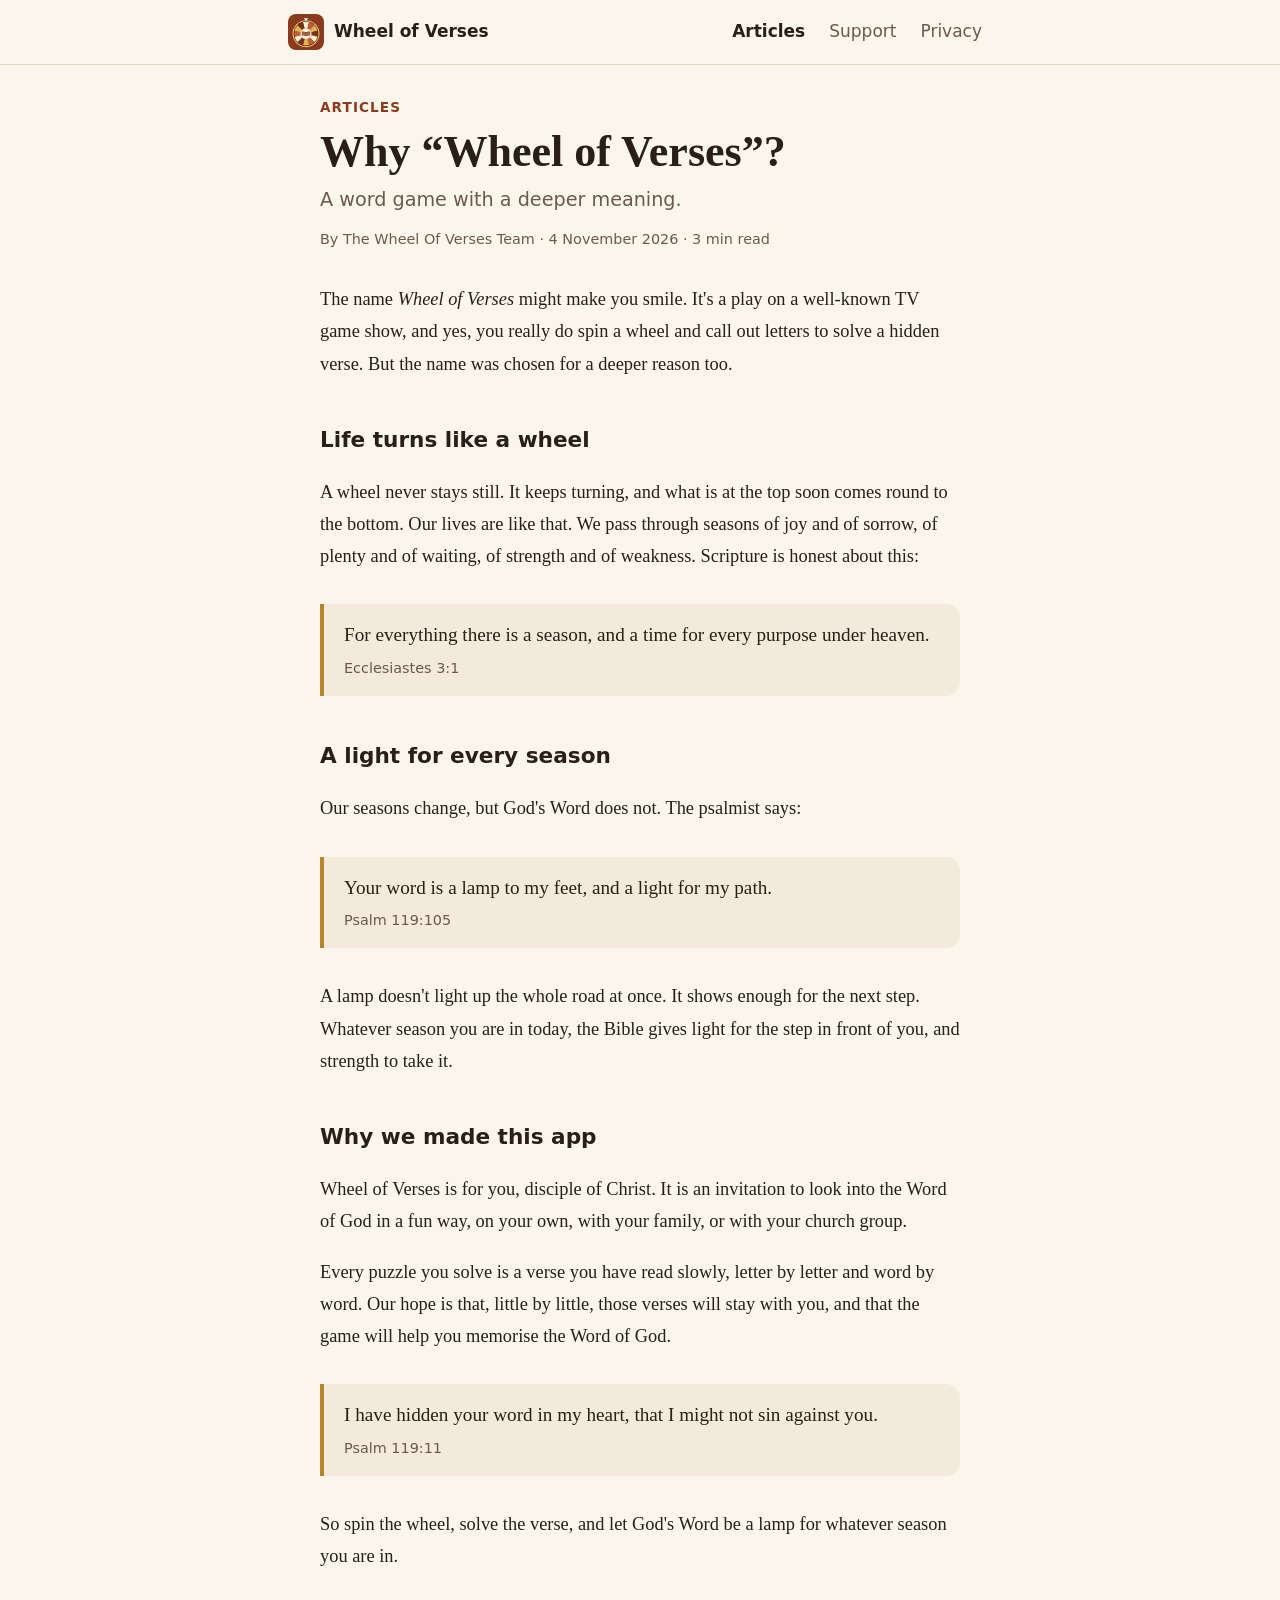
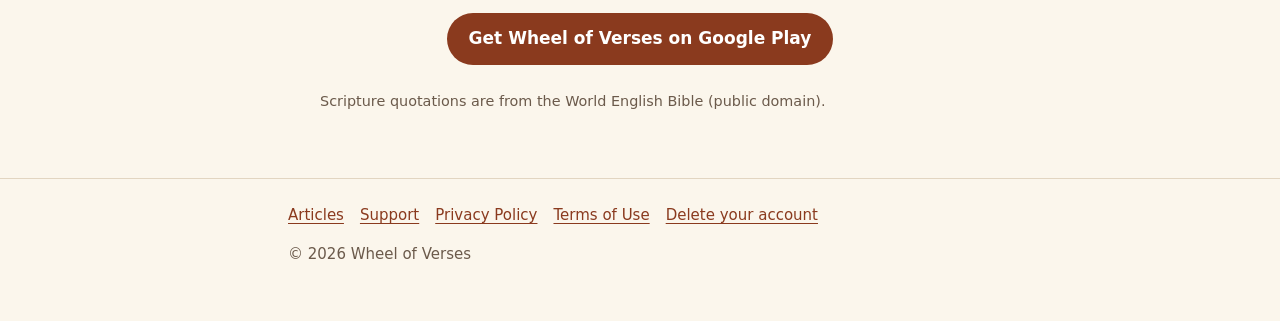
<file: articles/why-wheel-of-verses/index.html>
<!doctype html>
<html lang="en">
<head>
  <meta charset="utf-8">
  <meta name="viewport" content="width=device-width, initial-scale=1">
  <title>Why “Wheel of Verses”? – Wheel of Verses</title>
  <meta name="description" content="The name sounds like a game show, but it carries a deeper meaning: life turns through many seasons, and God's Word is a light in every one.">
  <link rel="icon" href="/assets/logo.svg" type="image/svg+xml">
  <link rel="apple-touch-icon" href="/assets/apple-touch-icon.png">
  <link rel="stylesheet" href="/assets/style.css">
  <meta property="og:type" content="article">
  <meta property="og:title" content="Why “Wheel of Verses”?">
  <meta property="og:description" content="Life turns through many seasons, and God's Word is a light in every one.">
  <meta property="article:published_time" content="2026-11-04">
</head>
<body>
  <header class="site-header">
    <div class="wrap">
      <a class="brand" href="/"><img src="/assets/logo.svg" alt="" width="36" height="36">Wheel of Verses</a>
      <nav class="nav" aria-label="Main">
        <a href="/articles/" aria-current="page">Articles</a>
        <a href="/support/">Support</a>
        <a href="/privacy/">Privacy</a>
      </nav>
    </div>
  </header>

  <main class="wrap">
    <article class="article">
      <header class="article-head">
        <p class="kicker"><a href="/articles/">Articles</a></p>
        <h1>Why “Wheel of Verses”?</h1>
        <p class="standfirst">A word game with a deeper meaning.</p>
        <p class="byline">By The Wheel Of Verses Team · <time datetime="2026-11-04">4 November 2026</time> · 3 min read</p>
      </header>

      <p>The name <em>Wheel of Verses</em> might make you smile. It's a play on a well-known TV game show, and yes, you really do spin a wheel and call out letters to solve a hidden verse. But the name was chosen for a deeper reason too.</p>

      <h2>Life turns like a wheel</h2>
      <p>A wheel never stays still. It keeps turning, and what is at the top soon comes round to the bottom. Our lives are like that. We pass through seasons of joy and of sorrow, of plenty and of waiting, of strength and of weakness. Scripture is honest about this:</p>
      <blockquote class="verse">
        For everything there is a season, and a time for every purpose under heaven.
        <cite>Ecclesiastes 3:1</cite>
      </blockquote>

      <h2>A light for every season</h2>
      <p>Our seasons change, but God's Word does not. The psalmist says:</p>
      <blockquote class="verse">
        Your word is a lamp to my feet, and a light for my path.
        <cite>Psalm 119:105</cite>
      </blockquote>
      <p>A lamp doesn't light up the whole road at once. It shows enough for the next step. Whatever season you are in today, the Bible gives light for the step in front of you, and strength to take it.</p>

      <h2>Why we made this app</h2>
      <p>Wheel of Verses is for you, disciple of Christ. It is an invitation to look into the Word of God in a fun way, on your own, with your family, or with your church group.</p>
      <p>Every puzzle you solve is a verse you have read slowly, letter by letter and word by word. Our hope is that, little by little, those verses will stay with you, and that the game will help you memorise the Word of God.</p>
      <blockquote class="verse">
        I have hidden your word in my heart, that I might not sin against you.
        <cite>Psalm 119:11</cite>
      </blockquote>

      <p>So spin the wheel, solve the verse, and let God's Word be a lamp for whatever season you are in.</p>

      <div class="article-cta">
        <a class="btn" href="https://play.google.com/store/apps/details?id=com.wheelofverses.app">Get Wheel of Verses on Google Play</a>
      </div>

      <p class="note">Scripture quotations are from the World English Bible (public domain).</p>
    </article>
  </main>

  <footer class="site-footer">
    <div class="wrap">
      <nav aria-label="Footer">
        <a href="/articles/">Articles</a>
        <a href="/support/">Support</a>
        <a href="/privacy/">Privacy Policy</a>
        <a href="/terms/">Terms of Use</a>
        <a href="/delete-account/">Delete your account</a>
      </nav>
      <p>© 2026 Wheel of Verses</p>
    </div>
  </footer>
</body>
</html>
</file>
<file: assets/style.css>
/* Wheel of Verses website. Same colours as the app (src/styles/base.css). */
:root {
  --bg: #fbf6ec;
  --surface: #ffffff;
  --surface-2: #f3eadb;
  --text: #2a1f17;
  --text-muted: #6b5a4b;
  --line: #e2d5c1;
  --primary: #8a3a1e;
  --primary-ink: #ffffff;
  --gold: #b8862a;
  --gold-soft: #f4e3bd;
  --focus: #1d5fa8;
  --font-ui: system-ui, -apple-system, 'Segoe UI', Roboto, 'Noto Sans', sans-serif;
  --font-verse: Georgia, 'Noto Serif', 'Times New Roman', serif;
  --radius: 14px;
  --max: 46rem;
}
@media (prefers-color-scheme: dark) {
  :root {
    --bg: #1b1612;
    --surface: #26201a;
    --surface-2: #322921;
    --text: #f4ebdd;
    --text-muted: #bfae98;
    --line: #463a2e;
    --primary: #e08a5f;
    --primary-ink: #1b1612;
    --gold: #e1b45a;
    --gold-soft: #4a3a1c;
    --focus: #8cc0ff;
  }
}

*, *::before, *::after { box-sizing: border-box; }
html { -webkit-text-size-adjust: 100%; }
body {
  margin: 0;
  background: var(--bg);
  color: var(--text);
  font-family: var(--font-ui);
  font-size: 17px;
  line-height: 1.6;
}
a { color: var(--primary); text-underline-offset: 3px; }
a:focus-visible, .btn:focus-visible { outline: 3px solid var(--focus); outline-offset: 3px; }
img { max-width: 100%; height: auto; }

.wrap { max-width: var(--max); margin: 0 auto; padding: 0 16px; }

/* Header and footer */
.site-header { border-bottom: 1px solid var(--line); background: var(--bg); }
.site-header .wrap { display: flex; align-items: center; justify-content: space-between; gap: 12px; min-height: 64px; flex-wrap: wrap; }
.brand { display: flex; align-items: center; gap: 10px; color: var(--text); text-decoration: none; font-weight: 700; }
.brand img { width: 36px; height: 36px; }
.nav { display: flex; gap: 4px; flex-wrap: wrap; }
.nav a { display: inline-flex; align-items: center; min-height: 44px; padding: 0 10px; text-decoration: none; color: var(--text-muted); border-radius: 8px; }
.nav a[aria-current='page'] { color: var(--text); font-weight: 600; }

.site-footer { border-top: 1px solid var(--line); margin-top: 64px; padding: 24px 0 40px; color: var(--text-muted); font-size: 15px; }
.site-footer nav { display: flex; flex-wrap: wrap; gap: 4px 16px; margin-bottom: 8px; }

/* Home page */
.hero { padding: 56px 0 32px; text-align: center; }
.hero img { width: 96px; height: 96px; }
.hero h1 { font-size: clamp(2rem, 7vw, 3rem); line-height: 1.15; margin: 16px 0 8px; }
.hero .lead { font-size: 1.15rem; color: var(--text-muted); margin: 0 auto 28px; max-width: 32rem; }
.verse {
  font-family: var(--font-verse);
  font-size: 1.2rem;
  background: var(--surface-2);
  border-left: 4px solid var(--gold);
  border-radius: 0 var(--radius) var(--radius) 0;
  padding: 16px 20px;
  margin: 32px 0;
}
.verse cite { display: block; font-family: var(--font-ui); font-style: normal; font-size: 0.9rem; color: var(--text-muted); margin-top: 6px; }

.stores { display: flex; gap: 12px; justify-content: center; flex-wrap: wrap; }
.btn {
  display: inline-flex; align-items: center; justify-content: center; gap: 8px;
  min-height: 52px; padding: 0 22px; border-radius: 999px;
  font-weight: 600; text-decoration: none;
  background: var(--primary); color: var(--primary-ink);
}
.btn--ghost { background: transparent; color: var(--text); border: 2px solid var(--line); }
.btn[aria-disabled='true'] { opacity: 0.6; pointer-events: none; }
.note { font-size: 0.9rem; color: var(--text-muted); }

.features { display: grid; gap: 16px; grid-template-columns: repeat(auto-fit, minmax(16rem, 1fr)); margin: 40px 0; padding: 0; list-style: none; }
.features li { background: var(--surface); border: 1px solid var(--line); border-radius: var(--radius); padding: 20px; }
.features h3 { margin: 0 0 6px; font-size: 1.1rem; }
.features p { margin: 0; color: var(--text-muted); }

/* Policy pages */
.doc { padding-top: 32px; }
.doc h1 { font-size: 2rem; line-height: 1.2; margin-bottom: 4px; }
.doc .updated { color: var(--text-muted); margin-top: 0; }
.doc h2 { font-size: 1.3rem; margin-top: 2em; }
.doc h3 { font-size: 1.1rem; margin-top: 1.5em; }
.doc table { width: 100%; border-collapse: collapse; margin: 16px 0; font-size: 0.95rem; }
.doc th, .doc td { text-align: left; vertical-align: top; padding: 10px; border-bottom: 1px solid var(--line); }
.doc th { background: var(--surface-2); }
.table-scroll { overflow-x: auto; }
.callout { background: var(--gold-soft); border-radius: var(--radius); padding: 16px 20px; margin: 24px 0; }
.steps li { margin-bottom: 6px; }

/* Articles */
.article { max-width: 40rem; margin: 0 auto; padding-top: 32px; }
.article-head { margin-bottom: 32px; }
.kicker { margin: 0 0 8px; font-size: 0.85rem; font-weight: 600; letter-spacing: 0.08em; text-transform: uppercase; }
.kicker a { text-decoration: none; }
.article h1 { font-family: var(--font-verse); font-size: clamp(2rem, 7vw, 2.75rem); line-height: 1.15; margin: 0 0 8px; }
.standfirst { font-size: 1.2rem; color: var(--text-muted); margin: 0 0 12px; }
.byline { font-size: 0.9rem; color: var(--text-muted); margin: 0; }
.article > p { font-family: var(--font-verse); font-size: 1.15rem; line-height: 1.75; }
.article > p.note { font-family: var(--font-ui); font-size: 0.9rem; }
.article h2 { font-size: 1.35rem; margin: 2em 0 0.5em; }
.article-cta { margin: 40px 0 24px; text-align: center; }

.post-list { list-style: none; padding: 0; margin: 24px 0; display: grid; gap: 16px; }
.post-list a { display: block; color: inherit; text-decoration: none; background: var(--surface); border: 1px solid var(--line); border-radius: var(--radius); padding: 20px; }
.post-list a:focus-visible { outline: 3px solid var(--focus); outline-offset: 3px; }
.post-list h2 { font-family: var(--font-verse); color: var(--primary); margin: 0 0 4px; font-size: 1.3rem; }
.post-list p { margin: 8px 0 0; color: var(--text-muted); }
.post-list .byline { margin-top: 0; }

.article > ul, .article > ol { font-family: var(--font-verse); font-size: 1.1rem; line-height: 1.65; padding-left: 1.4em; }
.article li { margin-bottom: 8px; }
.article h3 { font-size: 1.1rem; margin: 1.5em 0 0.4em; }
</file>
